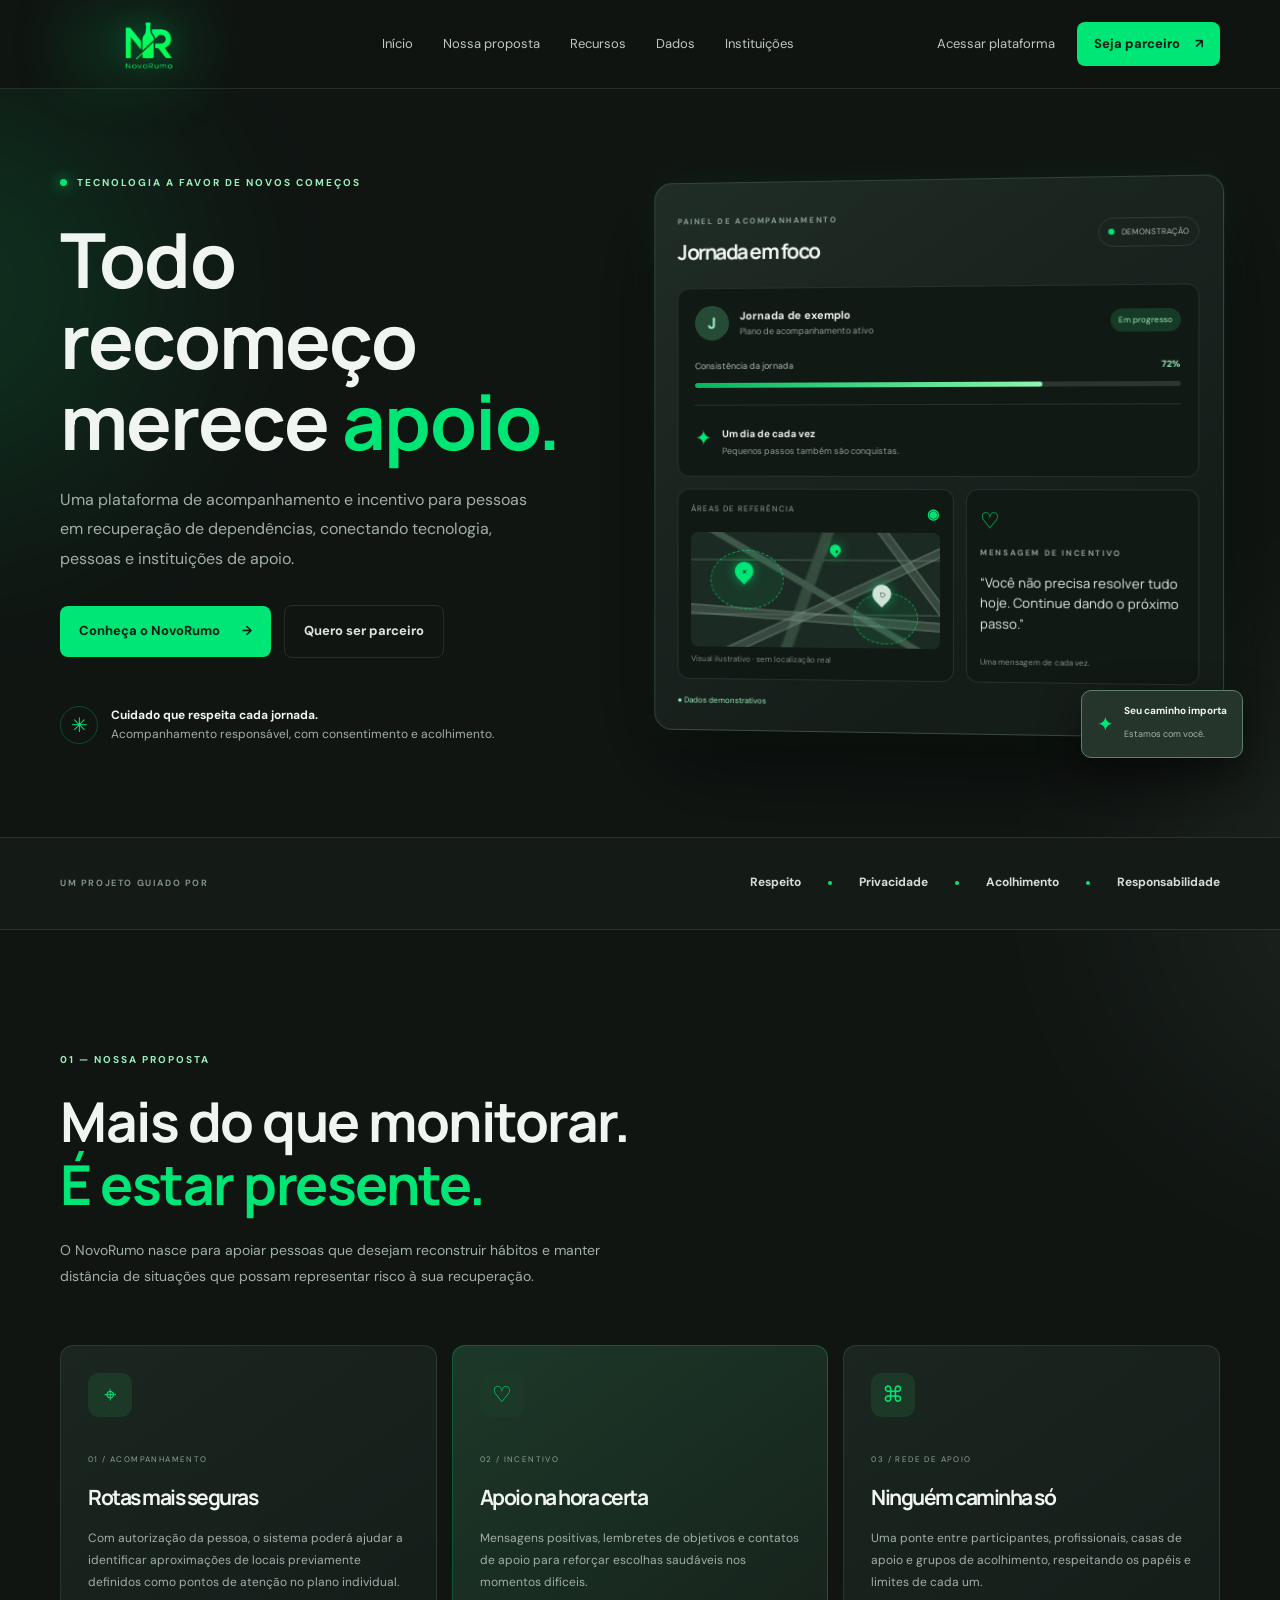
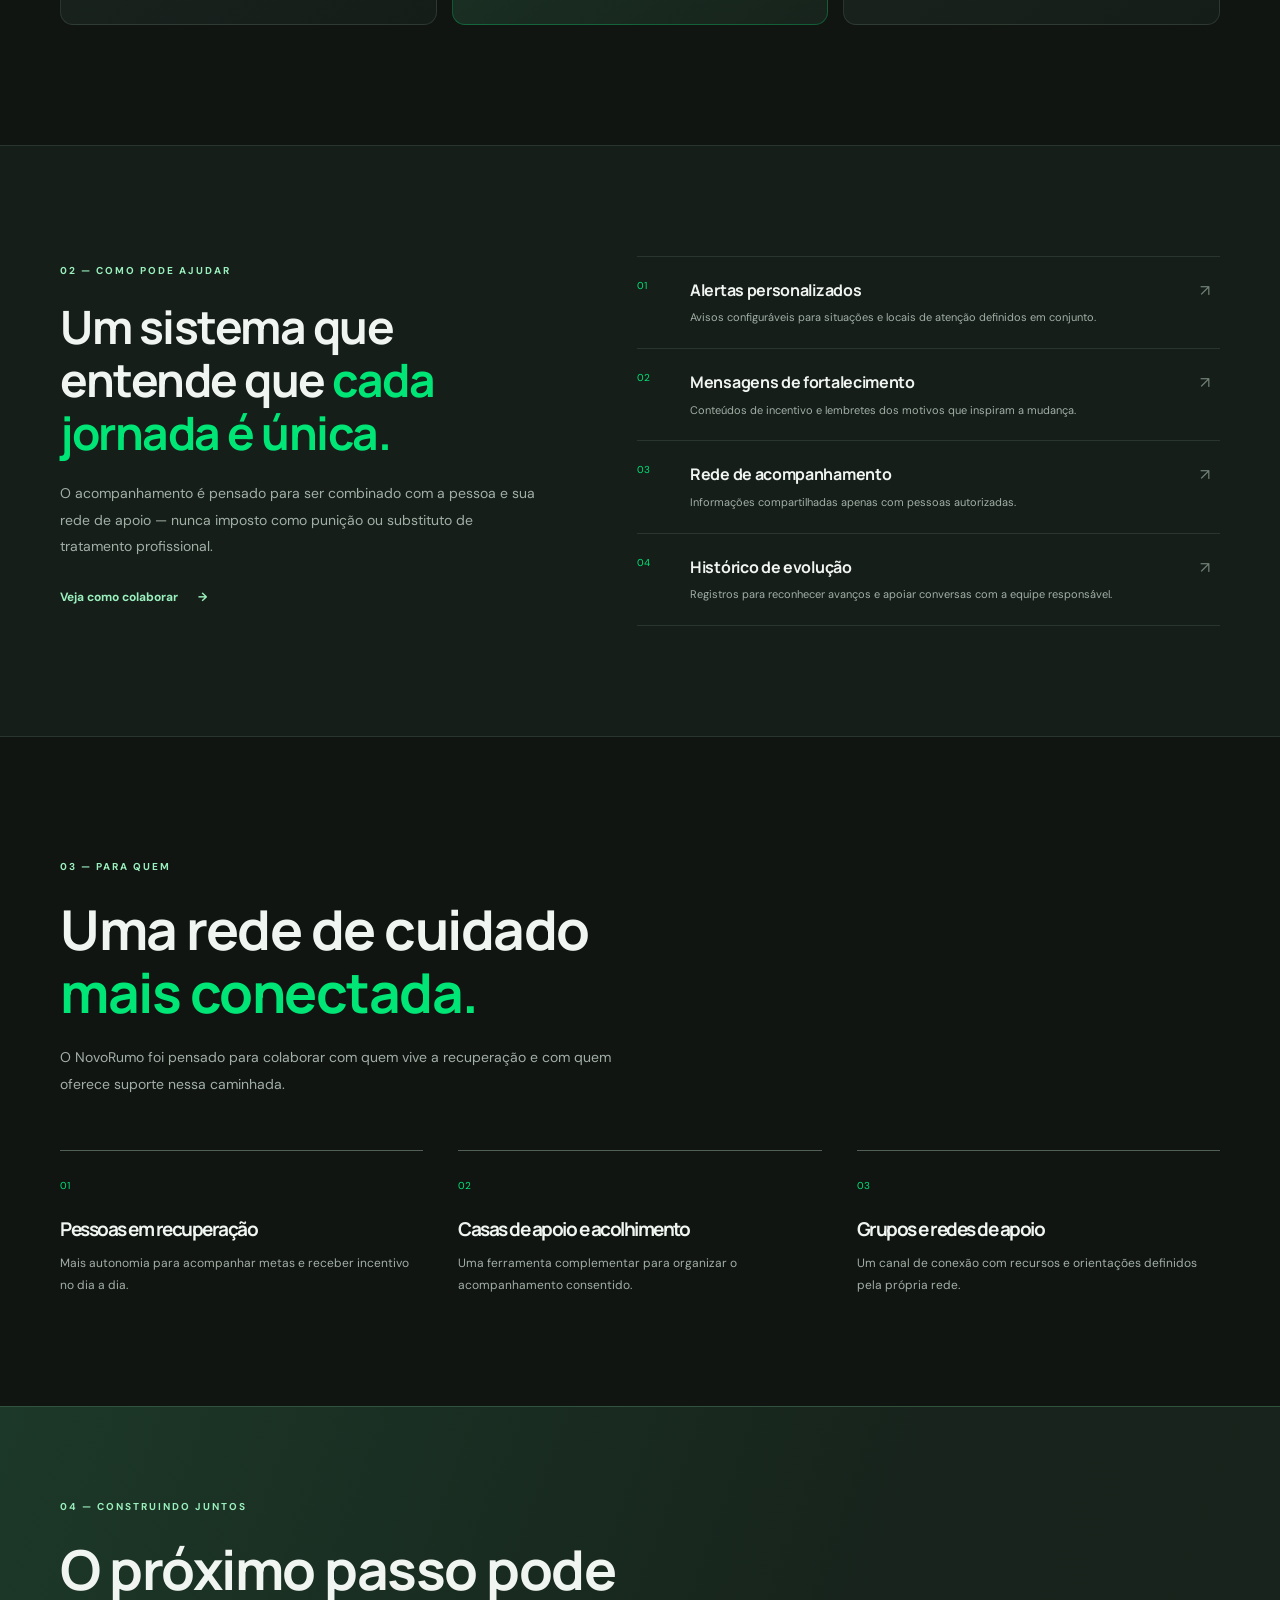
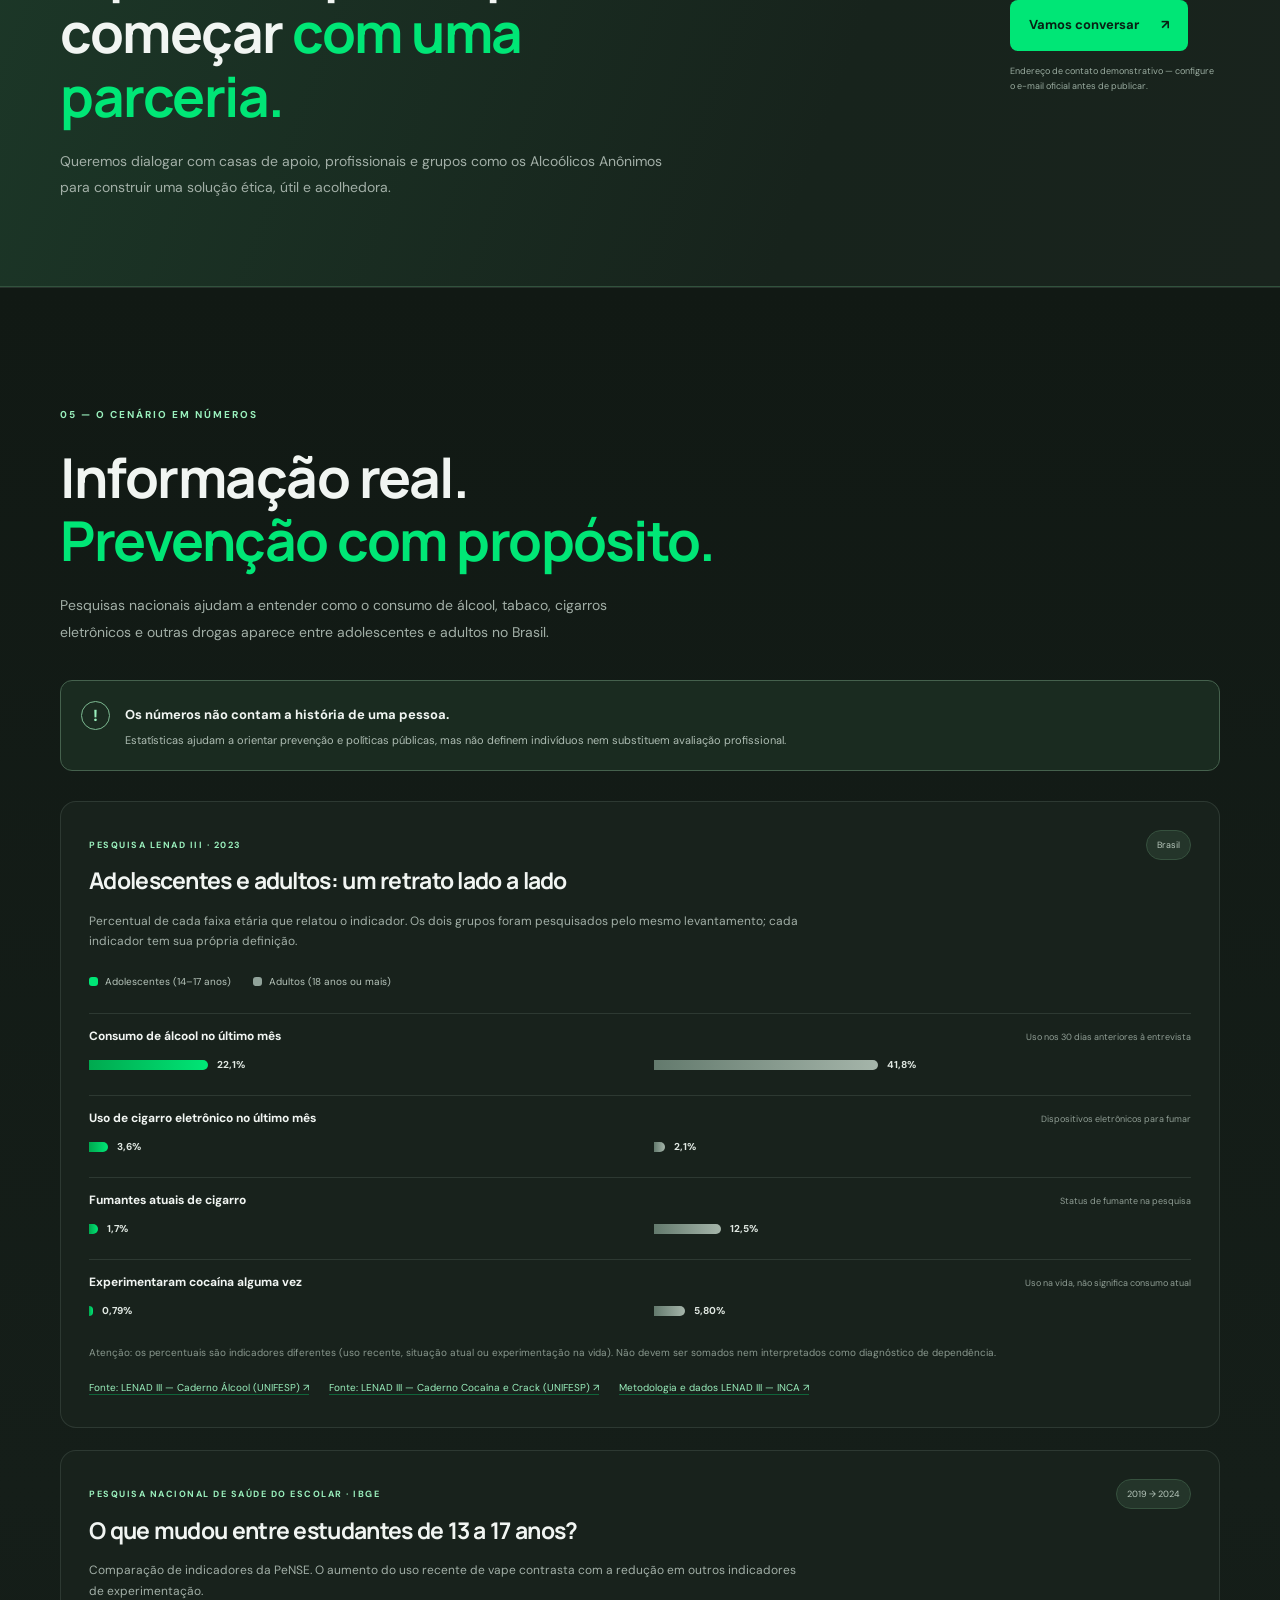
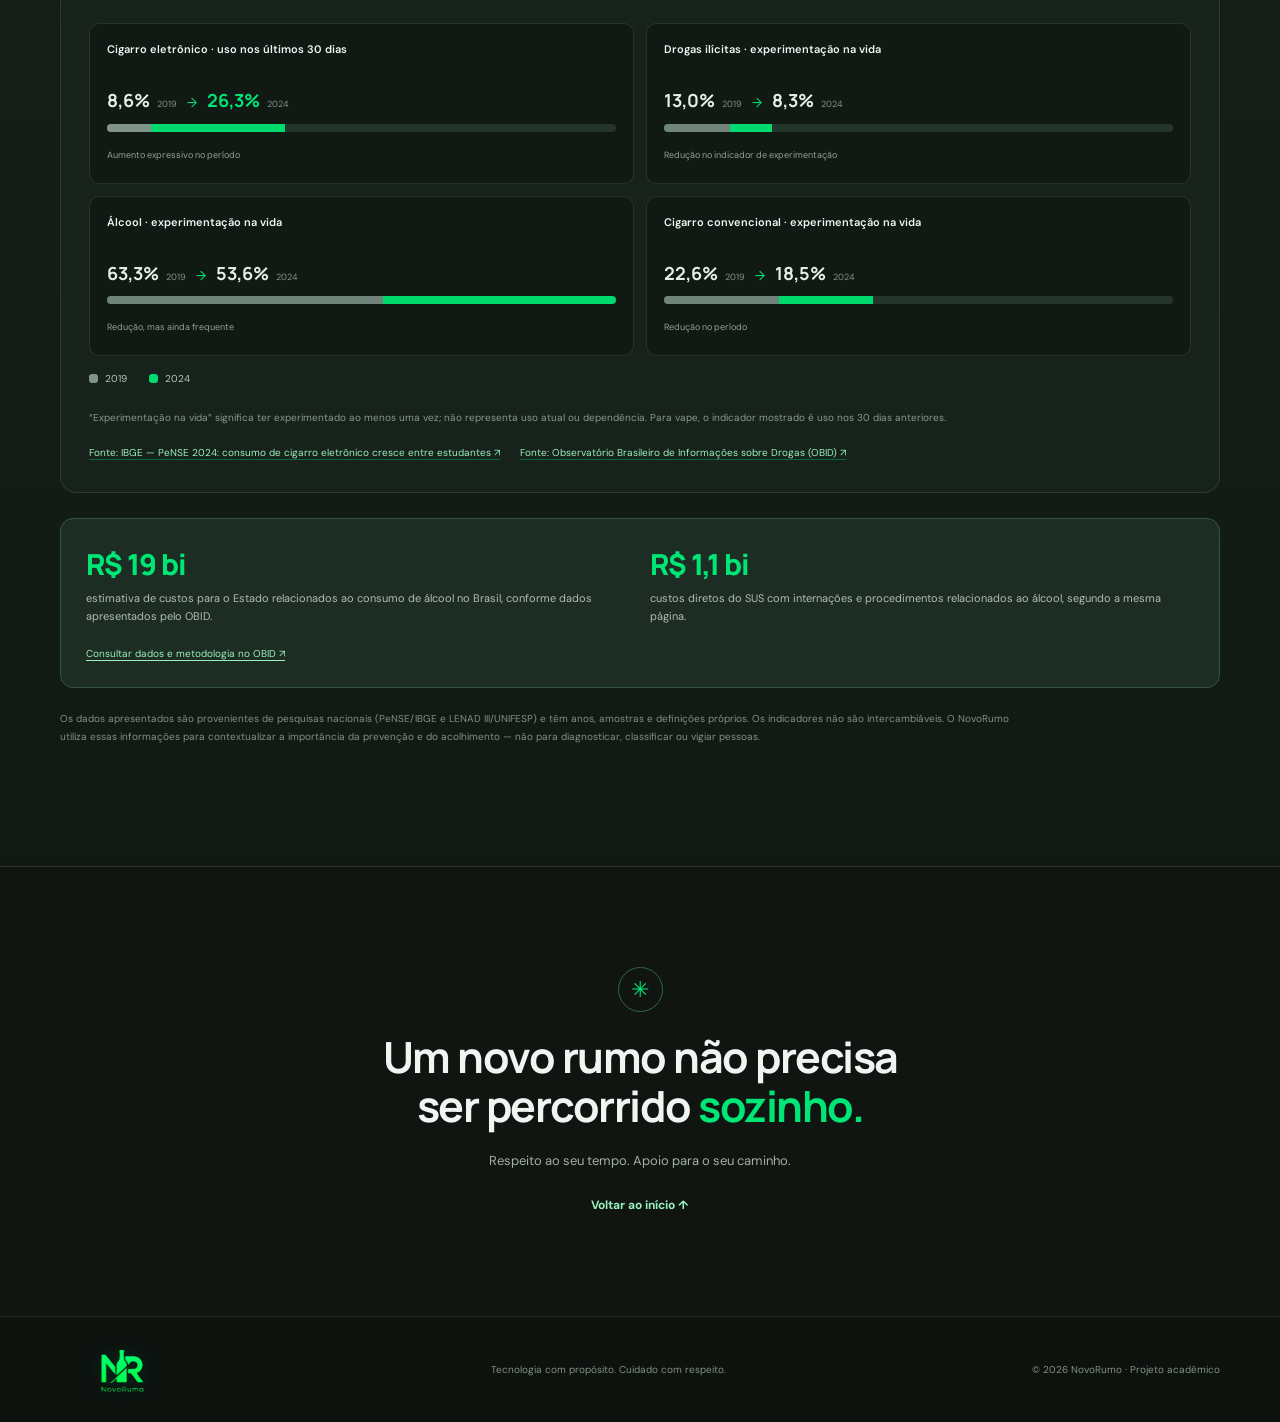
<file: index.html>
<!doctype html>
<html lang="pt-BR">
  <head>
    <meta charset="utf-8" />
    <meta content="width=device-width, initial-scale=1.0" name="viewport" />
    <meta
      content="NovoRumo &mdash; tecnologia e acolhimento para apoiar jornadas de recupera&ccedil;&atilde;o."
      name="description"
    />
    <meta content="#101512" name="theme-color" />
    <title>NovoRumo &mdash; Um novo caminho come&ccedil;a com apoio</title>
    <link href="https://fonts.googleapis.com" rel="preconnect" />
    <link crossorigin="" href="https://fonts.gstatic.com" rel="preconnect" />
    <link
      href="https://fonts.googleapis.com/css2?family=DM+Sans:wght@400;500;600;700&amp;family=Manrope:wght@400;500;600;700;800&amp;display=swap"
      rel="stylesheet"
    />
    <link href="css/style.css" rel="stylesheet" />
  </head>
  <body>
    <div class="ambient ambient-one"></div>
    <div class="ambient ambient-two"></div>
    <header class="header">
      <nav class="navbar container">
        <a aria-label="NovoRumo - in&iacute;cio" class="brand" href="#inicio">
          <span class="brand-mark">
            <img alt="Logo NovoRumo" src="assets/images/novorumo.png" />
          </span>
        </a>
        <div class="nav-links">
          <a href="#inicio"> In&iacute;cio </a>
          <a href="#proposta"> Nossa proposta </a>
          <a href="#recursos"> Recursos </a>
          <a href="#dados"> Dados </a>
          <a href="#parcerias"> Institui&ccedil;&otilde;es </a>
        </div>
        <div class="nav-actions">
          <a class="login-link" href="pages/login.html"> Acessar plataforma </a>
          <a class="nav-cta" href="#parcerias">
            Seja parceiro
            <span> &nearrow; </span>
          </a>
        </div>
        <button
          aria-label="Abrir menu"
          class="mobile-menu-button"
          id="mobileMenuButton"
        >
          <span> </span>
          <span> </span>
          <span> </span>
        </button>
      </nav>
      <div class="mobile-menu" id="mobileMenu">
        <a href="#inicio"> In&iacute;cio </a>
        <a href="#proposta"> Nossa proposta </a>
        <a href="#recursos"> Recursos </a>
        <a href="#dados"> Dados </a>
        <a href="#parcerias"> Institui&ccedil;&otilde;es </a>
        <a href="pages/login.html"> Acessar plataforma </a>
      </div>
    </header>
    <main>
      <section class="hero container" id="inicio">
        <div class="hero-copy reveal">
          <div class="eyebrow">
            <span class="pulse"> </span>
            TECNOLOGIA A FAVOR DE NOVOS COME&Ccedil;OS
          </div>
          <h1>
            Todo recome&ccedil;o
            <br />
            merece
            <em> apoio. </em>
          </h1>
          <p class="hero-lead">
            Uma plataforma de acompanhamento e incentivo para pessoas em
            recupera&ccedil;&atilde;o de depend&ecirc;ncias, conectando
            tecnologia, pessoas e institui&ccedil;&otilde;es de apoio.
          </p>
          <div class="hero-actions">
            <a class="button button-primary" href="#proposta">
              Conhe&ccedil;a o NovoRumo
              <span> &rarr; </span>
            </a>
            <a class="button button-quiet" href="#parcerias">
              Quero ser parceiro
            </a>
          </div>
          <div class="hero-proof">
            <div class="proof-icon">✳</div>
            <p>
              <strong> Cuidado que respeita cada jornada. </strong>
              <br />
              <span>
                Acompanhamento respons&aacute;vel, com consentimento e
                acolhimento.
              </span>
            </p>
          </div>
        </div>
        <div class="hero-visual reveal">
          <div class="visual-halo"></div>
          <div class="dashboard">
            <div class="dash-top">
              <div>
                <span class="dash-kicker"> PAINEL DE ACOMPANHAMENTO </span>
                <h3>Jornada em foco</h3>
              </div>
              <span class="live">
                <i> </i>
                DEMONSTRA&Ccedil;&Atilde;O
              </span>
            </div>
            <div class="journey-card">
              <div class="journey-head">
                <div class="avatar">J</div>
                <div>
                  <strong> Jornada de exemplo </strong>
                  <small> Plano de acompanhamento ativo </small>
                </div>
                <span class="status-pill"> Em progresso </span>
              </div>
              <div class="journey-progress">
                <div>
                  <span> Consist&ecirc;ncia da jornada </span>
                  <b> 72% </b>
                </div>
                <div class="progress-track">
                  <span> </span>
                </div>
              </div>
              <div class="streak">
                <span> ✦ </span>
                <div>
                  <b> Um dia de cada vez </b>
                  <small>
                    Pequenos passos tamb&eacute;m s&atilde;o conquistas.
                  </small>
                </div>
              </div>
            </div>
            <div class="dash-bottom">
              <div class="map-card">
                <div class="map-caption">
                  <span> &Aacute;REAS DE REFER&Ecirc;NCIA </span>
                  <b> ◉ </b>
                </div>
                <div class="map-art">
                  <div class="road road-a"></div>
                  <div class="road road-b"></div>
                  <div class="road road-c"></div>
                  <div class="zone zone-a"></div>
                  <div class="zone zone-b"></div>
                  <div class="map-pin pin-a">+</div>
                  <div class="map-pin pin-b">⌂</div>
                  <div class="map-pin pin-c">&bull;</div>
                </div>
                <small class="map-note">
                  Visual ilustrativo &middot; sem localiza&ccedil;&atilde;o real
                </small>
              </div>
              <div class="message-card">
                <span class="message-symbol"> ♡ </span>
                <span class="dash-kicker"> MENSAGEM DE INCENTIVO </span>
                <p>
                  &ldquo;Voc&ecirc; n&atilde;o precisa resolver tudo hoje.
                  Continue dando o pr&oacute;ximo passo.&rdquo;
                </p>
                <small> Uma mensagem de cada vez. </small>
              </div>
            </div>
            <div class="dash-foot">
              <span> ● Dados demonstrativos </span>
              <span> Privacidade em primeiro lugar </span>
            </div>
          </div>
          <div class="float-note">
            <span> ✦ </span>
            <div>
              <b> Seu caminho importa </b>
              <small> Estamos com voc&ecirc;. </small>
            </div>
          </div>
        </div>
      </section>
      <section class="principles">
        <div class="container principles-inner">
          <span> UM PROJETO GUIADO POR </span>
          <div>
            <b> Respeito </b>
            <i> </i>
            <b> Privacidade </b>
            <i> </i>
            <b> Acolhimento </b>
            <i> </i>
            <b> Responsabilidade </b>
          </div>
        </div>
      </section>
      <section class="section container" id="proposta">
        <div class="section-intro reveal">
          <span class="eyebrow"> 01 &mdash; NOSSA PROPOSTA </span>
          <h2>
            Mais do que monitorar.
            <br />
            <em> &Eacute; estar presente. </em>
          </h2>
          <p>
            O NovoRumo nasce para apoiar pessoas que desejam reconstruir
            h&aacute;bitos e manter dist&acirc;ncia de situa&ccedil;&otilde;es
            que possam representar risco &agrave; sua recupera&ccedil;&atilde;o.
          </p>
        </div>
        <div class="feature-grid">
          <article class="feature-card reveal">
            <div class="feature-icon">&target;</div>
            <span class="card-index"> 01 / ACOMPANHAMENTO </span>
            <h3>Rotas mais seguras</h3>
            <p>
              Com autoriza&ccedil;&atilde;o da pessoa, o sistema poder&aacute;
              ajudar a identificar aproxima&ccedil;&otilde;es de locais
              previamente definidos como pontos de aten&ccedil;&atilde;o no
              plano individual.
            </p>
          </article>
          <article class="feature-card featured reveal">
            <div class="feature-icon">♡</div>
            <span class="card-index"> 02 / INCENTIVO </span>
            <h3>Apoio na hora certa</h3>
            <p>
              Mensagens positivas, lembretes de objetivos e contatos de apoio
              para refor&ccedil;ar escolhas saud&aacute;veis nos momentos
              dif&iacute;ceis.
            </p>
          </article>
          <article class="feature-card reveal">
            <div class="feature-icon">⌘</div>
            <span class="card-index"> 03 / REDE DE APOIO </span>
            <h3>Ningu&eacute;m caminha s&oacute;</h3>
            <p>
              Uma ponte entre participantes, profissionais, casas de apoio e
              grupos de acolhimento, respeitando os pap&eacute;is e limites de
              cada um.
            </p>
          </article>
        </div>
      </section>
      <section class="dark-band" id="recursos">
        <div class="container band-grid">
          <div class="band-copy reveal">
            <span class="eyebrow"> 02 &mdash; COMO PODE AJUDAR </span>
            <h2>
              Um sistema que entende que
              <em> cada jornada &eacute; &uacute;nica. </em>
            </h2>
            <p>
              O acompanhamento &eacute; pensado para ser combinado com a pessoa
              e sua rede de apoio &mdash; nunca imposto como
              puni&ccedil;&atilde;o ou substituto de tratamento profissional.
            </p>
            <a class="text-link" href="#parcerias">
              Veja como colaborar
              <span> &rarr; </span>
            </a>
          </div>
          <div class="resource-list reveal">
            <div class="resource-row">
              <span class="resource-number"> 01 </span>
              <div>
                <h3>Alertas personalizados</h3>
                <p>
                  Avisos configur&aacute;veis para situa&ccedil;&otilde;es e
                  locais de aten&ccedil;&atilde;o definidos em conjunto.
                </p>
              </div>
              <span class="resource-arrow"> &nearrow; </span>
            </div>
            <div class="resource-row">
              <span class="resource-number"> 02 </span>
              <div>
                <h3>Mensagens de fortalecimento</h3>
                <p>
                  Conte&uacute;dos de incentivo e lembretes dos motivos que
                  inspiram a mudan&ccedil;a.
                </p>
              </div>
              <span class="resource-arrow"> &nearrow; </span>
            </div>
            <div class="resource-row">
              <span class="resource-number"> 03 </span>
              <div>
                <h3>Rede de acompanhamento</h3>
                <p>
                  Informa&ccedil;&otilde;es compartilhadas apenas com pessoas
                  autorizadas.
                </p>
              </div>
              <span class="resource-arrow"> &nearrow; </span>
            </div>
            <div class="resource-row">
              <span class="resource-number"> 04 </span>
              <div>
                <h3>Hist&oacute;rico de evolu&ccedil;&atilde;o</h3>
                <p>
                  Registros para reconhecer avan&ccedil;os e apoiar conversas
                  com a equipe respons&aacute;vel.
                </p>
              </div>
              <span class="resource-arrow"> &nearrow; </span>
            </div>
          </div>
        </div>
      </section>
      <section class="section audience-section container">
        <div class="section-intro reveal">
          <span class="eyebrow"> 03 &mdash; PARA QUEM </span>
          <h2>
            Uma rede de cuidado
            <br />
            <em> mais conectada. </em>
          </h2>
          <p>
            O NovoRumo foi pensado para colaborar com quem vive a
            recupera&ccedil;&atilde;o e com quem oferece suporte nessa
            caminhada.
          </p>
        </div>
        <div class="audience-grid">
          <div class="audience-item reveal">
            <span> 01 </span>
            <h3>Pessoas em recupera&ccedil;&atilde;o</h3>
            <p>
              Mais autonomia para acompanhar metas e receber incentivo no dia a
              dia.
            </p>
          </div>
          <div class="audience-item reveal">
            <span> 02 </span>
            <h3>Casas de apoio e acolhimento</h3>
            <p>
              Uma ferramenta complementar para organizar o acompanhamento
              consentido.
            </p>
          </div>
          <div class="audience-item reveal">
            <span> 03 </span>
            <h3>Grupos e redes de apoio</h3>
            <p>
              Um canal de conex&atilde;o com recursos e
              orienta&ccedil;&otilde;es definidos pela pr&oacute;pria rede.
            </p>
          </div>
        </div>
      </section>
      <section class="partner-section" id="parcerias">
        <div class="container partner-inner reveal">
          <div>
            <span class="eyebrow"> 04 &mdash; CONSTRUINDO JUNTOS </span>
            <h2>
              O pr&oacute;ximo passo pode come&ccedil;ar
              <em> com uma parceria. </em>
            </h2>
            <p>
              Queremos dialogar com casas de apoio, profissionais e grupos como
              os Alco&oacute;licos An&ocirc;nimos para construir uma
              solu&ccedil;&atilde;o &eacute;tica, &uacute;til e acolhedora.
            </p>
          </div>
          <div class="partner-action">
            <a
              class="button button-primary"
              href="mailto:contato@novorumo.org?subject=Parceria%20NovoRumo"
            >
              Vamos conversar
              <span> &nearrow; </span>
            </a>
            <small>
              Endere&ccedil;o de contato demonstrativo &mdash; configure o
              e-mail oficial antes de publicar.
            </small>
          </div>
        </div>
      </section>
      <section class="stats-section" id="dados">
        <div class="container">
          <div class="stats-heading reveal">
            <span class="eyebrow">
              05 &mdash; O CEN&Aacute;RIO EM N&Uacute;MEROS
            </span>
            <h2>
              Informa&ccedil;&atilde;o real.
              <br />
              <em> Preven&ccedil;&atilde;o com prop&oacute;sito. </em>
            </h2>
            <p>
              Pesquisas nacionais ajudam a entender como o consumo de
              &aacute;lcool, tabaco, cigarros eletr&ocirc;nicos e outras drogas
              aparece entre adolescentes e adultos no Brasil.
            </p>
          </div>
          <div class="stats-callout reveal">
            <div class="callout-mark">!</div>
            <div>
              <strong>
                Os n&uacute;meros n&atilde;o contam a hist&oacute;ria de uma
                pessoa.
              </strong>
              <p>
                Estat&iacute;sticas ajudam a orientar preven&ccedil;&atilde;o e
                pol&iacute;ticas p&uacute;blicas, mas n&atilde;o definem
                indiv&iacute;duos nem substituem avalia&ccedil;&atilde;o
                profissional.
              </p>
            </div>
          </div>
          <div class="chart-block reveal">
            <div class="chart-title">
              <div>
                <span class="chart-kicker">
                  PESQUISA LENAD III &middot; 2023
                </span>
                <h3>Adolescentes e adultos: um retrato lado a lado</h3>
              </div>
              <span class="chart-tag"> Brasil </span>
            </div>
            <p class="chart-description">
              Percentual de cada faixa et&aacute;ria que relatou o indicador. Os
              dois grupos foram pesquisados pelo mesmo levantamento; cada
              indicador tem sua pr&oacute;pria defini&ccedil;&atilde;o.
            </p>
            <div class="legend">
              <span>
                <i class="legend-teen"> </i>
                Adolescentes (14&ndash;17 anos)
              </span>
              <span>
                <i class="legend-adult"> </i>
                Adultos (18 anos ou mais)
              </span>
            </div>
            <div class="compare-chart">
              <div class="compare-row">
                <div class="compare-label">
                  <strong>
                    Consumo de &aacute;lcool no &uacute;ltimo m&ecirc;s
                  </strong>
                  <small>
                    Uso nos 30 dias anteriores &agrave; entrevista
                  </small>
                </div>
                <div class="bar-line">
                  <span class="bar teen" style="width: 22.1%"> </span>
                  <b> 22,1% </b>
                </div>
                <div class="bar-line">
                  <span class="bar adult" style="width: 41.8%"> </span>
                  <b> 41,8% </b>
                </div>
              </div>
              <div class="compare-row">
                <div class="compare-label">
                  <strong>
                    Uso de cigarro eletr&ocirc;nico no &uacute;ltimo m&ecirc;s
                  </strong>
                  <small> Dispositivos eletr&ocirc;nicos para fumar </small>
                </div>
                <div class="bar-line">
                  <span class="bar teen" style="width: 3.6%"> </span>
                  <b> 3,6% </b>
                </div>
                <div class="bar-line">
                  <span class="bar adult" style="width: 2.1%"> </span>
                  <b> 2,1% </b>
                </div>
              </div>
              <div class="compare-row">
                <div class="compare-label">
                  <strong> Fumantes atuais de cigarro </strong>
                  <small> Status de fumante na pesquisa </small>
                </div>
                <div class="bar-line">
                  <span class="bar teen" style="width: 1.7%"> </span>
                  <b> 1,7% </b>
                </div>
                <div class="bar-line">
                  <span class="bar adult" style="width: 12.5%"> </span>
                  <b> 12,5% </b>
                </div>
              </div>
              <div class="compare-row">
                <div class="compare-label">
                  <strong> Experimentaram coca&iacute;na alguma vez </strong>
                  <small>
                    Uso na vida, n&atilde;o significa consumo atual
                  </small>
                </div>
                <div class="bar-line">
                  <span class="bar teen" style="width: 0.79%"> </span>
                  <b> 0,79% </b>
                </div>
                <div class="bar-line">
                  <span class="bar adult" style="width: 5.8%"> </span>
                  <b> 5,80% </b>
                </div>
              </div>
            </div>
            <p class="chart-note">
              Aten&ccedil;&atilde;o: os percentuais s&atilde;o indicadores
              diferentes (uso recente, situa&ccedil;&atilde;o atual ou
              experimenta&ccedil;&atilde;o na vida). N&atilde;o devem ser
              somados nem interpretados como diagn&oacute;stico de
              depend&ecirc;ncia.
            </p>
            <a
              class="source-link"
              href="https://lenad.uniad.org.br/cadernos-lenad/alcool_vf2-161025.pdf"
              rel="noopener"
              target="_blank"
            >
              Fonte: LENAD III &mdash; Caderno &Aacute;lcool (UNIFESP) &nearrow;
            </a>
            <a
              class="source-link"
              href="https://lenad.uniad.org.br/cadernos-lenad/cocaina_crack_vf_04_300725.pdf"
              rel="noopener"
              target="_blank"
            >
              Fonte: LENAD III &mdash; Caderno Coca&iacute;na e Crack (UNIFESP)
              &nearrow;
            </a>
            <a
              class="source-link"
              href="https://www.gov.br/inca/pt-br/assuntos/gestor-e-profissional-de-saude/observatorio-da-politica-nacional-de-controle-do-tabaco/dados-e-numeros-do-tabagismo/prevalencia-do-tabagismo"
              rel="noopener"
              target="_blank"
            >
              Metodologia e dados LENAD III &mdash; INCA &nearrow;
            </a>
          </div>
          <div class="chart-block reveal">
            <div class="chart-title">
              <div>
                <span class="chart-kicker">
                  PESQUISA NACIONAL DE SA&Uacute;DE DO ESCOLAR &middot; IBGE
                </span>
                <h3>O que mudou entre estudantes de 13 a 17 anos?</h3>
              </div>
              <span class="chart-tag"> 2019 &rarr; 2024 </span>
            </div>
            <p class="chart-description">
              Compara&ccedil;&atilde;o de indicadores da PeNSE. O aumento do uso
              recente de vape contrasta com a redu&ccedil;&atilde;o em outros
              indicadores de experimenta&ccedil;&atilde;o.
            </p>
            <div class="trend-grid">
              <div class="trend-card">
                <span class="trend-name">
                  Cigarro eletr&ocirc;nico &middot; uso nos &uacute;ltimos 30
                  dias
                </span>
                <div class="trend-values">
                  <b> 8,6% </b>
                  <span> 2019 </span>
                  <i> &rarr; </i>
                  <b class="trend-up"> 26,3% </b>
                  <span> 2024 </span>
                </div>
                <div class="trend-bars">
                  <span style="width: 8.6%"> </span>
                  <span style="width: 26.3%"> </span>
                </div>
                <small class="trend-caption">
                  Aumento expressivo no per&iacute;odo
                </small>
              </div>
              <div class="trend-card">
                <span class="trend-name">
                  Drogas il&iacute;citas &middot; experimenta&ccedil;&atilde;o
                  na vida
                </span>
                <div class="trend-values">
                  <b> 13,0% </b>
                  <span> 2019 </span>
                  <i> &rarr; </i>
                  <b> 8,3% </b>
                  <span> 2024 </span>
                </div>
                <div class="trend-bars down">
                  <span style="width: 13%"> </span>
                  <span style="width: 8.3%"> </span>
                </div>
                <small class="trend-caption">
                  Redu&ccedil;&atilde;o no indicador de
                  experimenta&ccedil;&atilde;o
                </small>
              </div>
              <div class="trend-card">
                <span class="trend-name">
                  &Aacute;lcool &middot; experimenta&ccedil;&atilde;o na vida
                </span>
                <div class="trend-values">
                  <b> 63,3% </b>
                  <span> 2019 </span>
                  <i> &rarr; </i>
                  <b> 53,6% </b>
                  <span> 2024 </span>
                </div>
                <div class="trend-bars down">
                  <span style="width: 63.3%"> </span>
                  <span style="width: 53.6%"> </span>
                </div>
                <small class="trend-caption">
                  Redu&ccedil;&atilde;o, mas ainda frequente
                </small>
              </div>
              <div class="trend-card">
                <span class="trend-name">
                  Cigarro convencional &middot; experimenta&ccedil;&atilde;o na
                  vida
                </span>
                <div class="trend-values">
                  <b> 22,6% </b>
                  <span> 2019 </span>
                  <i> &rarr; </i>
                  <b> 18,5% </b>
                  <span> 2024 </span>
                </div>
                <div class="trend-bars down">
                  <span style="width: 22.6%"> </span>
                  <span style="width: 18.5%"> </span>
                </div>
                <small class="trend-caption">
                  Redu&ccedil;&atilde;o no per&iacute;odo
                </small>
              </div>
            </div>
            <div class="trend-legend">
              <span>
                <i class="legend-2019"> </i>
                2019
              </span>
              <span>
                <i class="legend-2024"> </i>
                2024
              </span>
            </div>
            <p class="chart-note">
              &ldquo;Experimenta&ccedil;&atilde;o na vida&rdquo; significa ter
              experimentado ao menos uma vez; n&atilde;o representa uso atual ou
              depend&ecirc;ncia. Para vape, o indicador mostrado &eacute; uso
              nos 30 dias anteriores.
            </p>
            <a
              class="source-link"
              href="https://agenciadenoticias.ibge.gov.br/agencia-noticias/2012-agencia-de-noticias/noticias/46172-consumo-de-cigarro-eletronico-cresce-entre-estudantes-de-13-a-17-anos"
              rel="noopener"
              target="_blank"
            >
              Fonte: IBGE &mdash; PeNSE 2024: consumo de cigarro
              eletr&ocirc;nico cresce entre estudantes &nearrow;
            </a>
            <a
              class="source-link"
              href="https://www.gov.br/mj/pt-br/assuntos/sua-protecao/politicas-sobre-drogas/criancas-e-adolescentes/prevalencia"
              rel="noopener"
              target="_blank"
            >
              Fonte: Observat&oacute;rio Brasileiro de Informa&ccedil;&otilde;es
              sobre Drogas (OBID) &nearrow;
            </a>
          </div>
          <div class="impact-strip reveal">
            <div>
              <span class="impact-number"> R$ 19 bi </span>
              <p>
                estimativa de custos para o Estado relacionados ao consumo de
                &aacute;lcool no Brasil, conforme dados apresentados pelo OBID.
              </p>
            </div>
            <div>
              <span class="impact-number"> R$ 1,1 bi </span>
              <p>
                custos diretos do SUS com interna&ccedil;&otilde;es e
                procedimentos relacionados ao &aacute;lcool, segundo a mesma
                p&aacute;gina.
              </p>
            </div>
            <a
              href="https://www.gov.br/mj/pt-br/assuntos/sua-protecao/politicas-sobre-drogas/obid/alcool"
              rel="noopener"
              target="_blank"
            >
              Consultar dados e metodologia no OBID &nearrow;
            </a>
          </div>
          <p class="stats-footer-note">
            Os dados apresentados s&atilde;o provenientes de pesquisas nacionais
            (PeNSE/IBGE e LENAD III/UNIFESP) e t&ecirc;m anos, amostras e
            defini&ccedil;&otilde;es pr&oacute;prios. Os indicadores n&atilde;o
            s&atilde;o intercambi&aacute;veis. O NovoRumo utiliza essas
            informa&ccedil;&otilde;es para contextualizar a import&acirc;ncia da
            preven&ccedil;&atilde;o e do acolhimento &mdash; n&atilde;o para
            diagnosticar, classificar ou vigiar pessoas.
          </p>
        </div>
      </section>
      <section class="closing container">
        <div class="closing-mark">✳</div>
        <h2>
          Um novo rumo n&atilde;o precisa
          <br />
          ser percorrido
          <em> sozinho. </em>
        </h2>
        <p>Respeito ao seu tempo. Apoio para o seu caminho.</p>
        <a class="text-link" href="#inicio"> Voltar ao in&iacute;cio &uarr; </a>
      </section>
    </main>
    <footer class="footer">
      <div class="container footer-inner">
        <a class="footer-brand" href="#inicio">
          <img alt="NovoRumo" src="assets/images/novorumo.png" />
        </a>
        <p>Tecnologia com prop&oacute;sito. Cuidado com respeito.</p>
        <span> &copy; 2026 NovoRumo &middot; Projeto acad&ecirc;mico </span>
      </div>
    </footer>
    <script src="js/script.js"></script>
  </body>
</html>
</file>
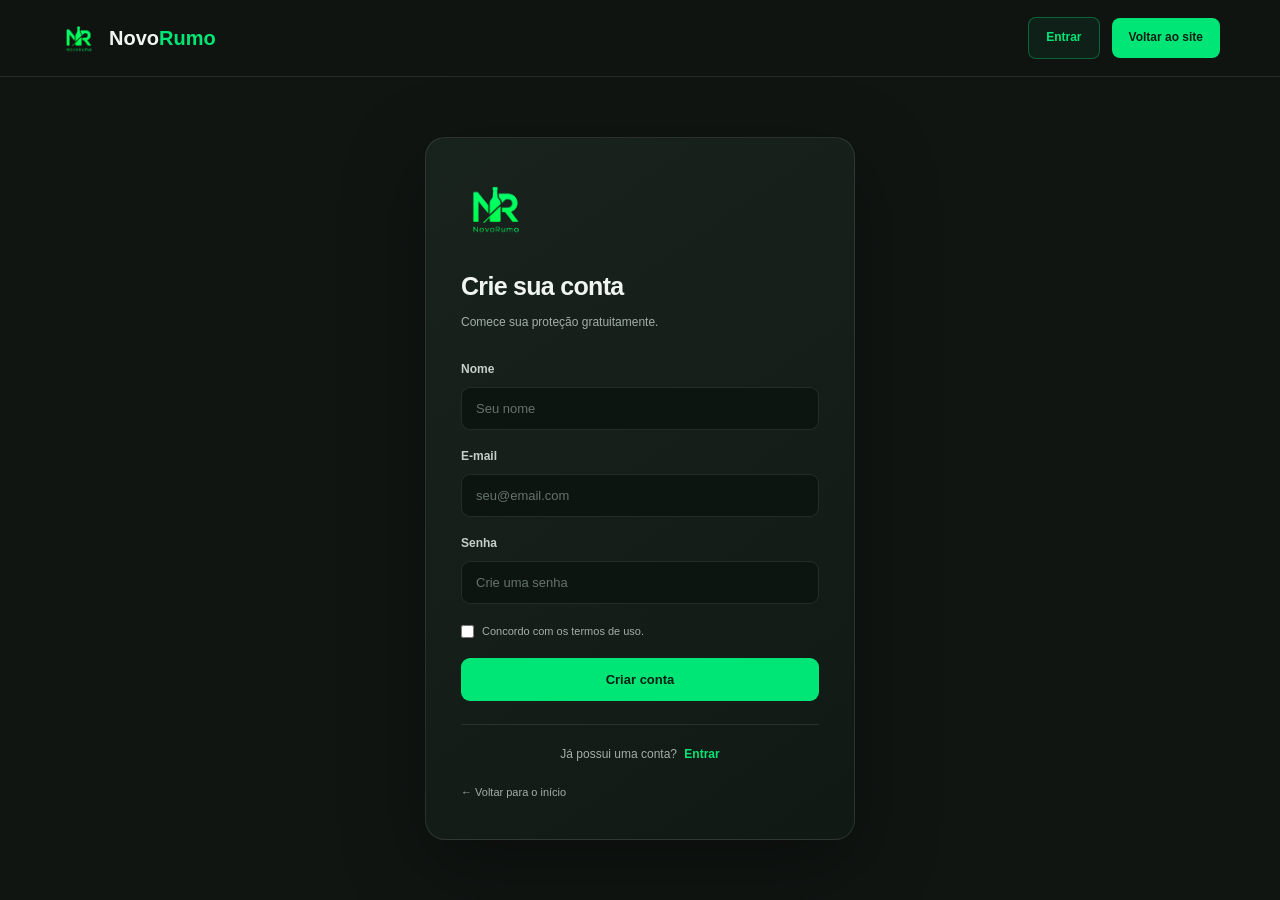
<file: pages/cadastro.html>
<!DOCTYPE html>
<html lang="pt-BR">
<head>
    <meta charset="UTF-8">
    <meta name="viewport" content="width=device-width, initial-scale=1.0">
    <meta name="description" content="Crie sua conta NovoRumo.">
    <title>Criar conta — NovoRumo</title>
    <link rel="preconnect" href="https://fonts.googleapis.com">
    <link rel="preconnect" href="https://fonts.gstatic.com" crossorigin>
    <link href="https://fonts.googleapis.com/css2?family=Inter:wght@400;500;600;700;800&display=swap" rel="stylesheet">
    <link rel="stylesheet" href="../css/style.css">
    <link rel="stylesheet" href="../css/auth.css">
</head>
<body class="auth-page">
    <header class="header">
        <nav class="navbar container">
            <a href="../index.html" class="logo">
                <span class="logo-icon"><img src="../assets/images/novorumo.png" alt="NovoRumo"></span>
                <span>Novo<span>Rumo</span></span>
            </a>
            <div class="nav-actions">
                <a href="login.html" class="login-button">Entrar</a>
                <a href="../index.html" class="nav-download">Voltar ao site</a>
            </div>
        </nav>
    </header>

    <main class="auth-main">
        <section class="auth-modal">
            <div class="auth-logo"><img src="../assets/images/novorumo.png" alt="NovoRumo"></div>

            <div class="auth-heading">
                <h2>Crie sua conta</h2>
                <p>Comece sua proteção gratuitamente.</p>
            </div>

            <form id="registerForm" class="auth-form">
                <label>
                    Nome
                    <input type="text" id="registerName" placeholder="Seu nome" required>
                </label>

                <label>
                    E-mail
                    <input type="email" id="registerEmail" placeholder="seu@email.com" required>
                </label>

                <label>
                    Senha
                    <input type="password" id="registerPassword" placeholder="Crie uma senha" required>
                </label>

                <label class="terms">
                    <input type="checkbox" required>
                    <span>Concordo com os termos de uso.</span>
                </label>

                <button type="submit" class="auth-submit">Criar conta</button>
            </form>

            <div class="auth-switch">
                Já possui uma conta?
                <a href="login.html">Entrar</a>
            </div>

            <a href="../index.html" class="auth-back">← Voltar para o início</a>
        </section>
    </main>

    <div class="toast" id="toast">
        <span>✓</span>
        <p>Mensagem</p>
    </div>

    <script src="../js/cadastro.js"></script>
</body>
</html>
</file>
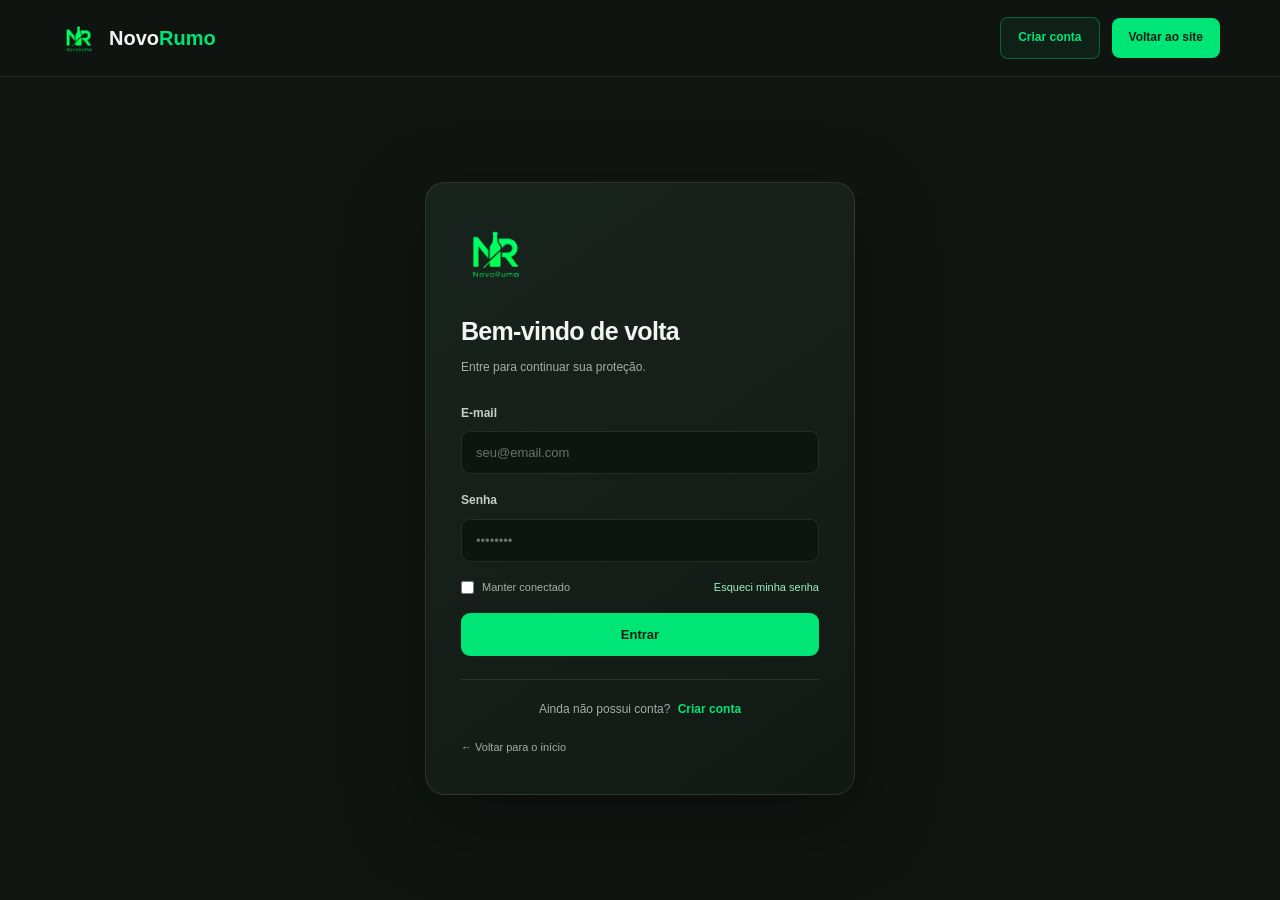
<file: pages/login.html>
<!DOCTYPE html>
<html lang="pt-BR">
  <head>
    <meta charset="UTF-8" />
    <meta name="viewport" content="width=device-width, initial-scale=1.0" />
    <meta name="description" content="Entrar na sua conta NovoRumo." />
    <title>Entrar — NovoRumo</title>
    <link rel="preconnect" href="https://fonts.googleapis.com" />
    <link rel="preconnect" href="https://fonts.gstatic.com" crossorigin />
    <link
      href="https://fonts.googleapis.com/css2?family=Inter:wght@400;500;600;700;800&display=swap"
      rel="stylesheet"
    />
    <link rel="stylesheet" href="../css/style.css" />
    <link rel="stylesheet" href="../css/auth.css" />
  </head>
  <body class="auth-page">
    <header class="header">
      <nav class="navbar container">
        <a href="../index.html" class="logo">
          <span class="logo-icon"
            ><img src="../assets/images/novorumo.png" alt="NovoRumo"
          /></span>
          <span>Novo<span>Rumo</span></span>
        </a>
        <div class="nav-actions">
          <a href="cadastro.html" class="login-button">Criar conta</a>
          <a href="../index.html" class="nav-download">Voltar ao site</a>
        </div>
      </nav>
    </header>

    <main class="auth-main">
      <section class="auth-modal">
        <div class="auth-logo">
          <img src="../assets/images/novorumo.png" alt="NovoRumo" />
        </div>

        <div class="auth-heading">
          <h2>Bem-vindo de volta</h2>
          <p>Entre para continuar sua proteção.</p>
        </div>

        <form id="loginForm" class="auth-form">
          <label>
            E-mail
            <input
              type="email"
              id="loginEmail"
              placeholder="seu@email.com"
              required
            />
          </label>

          <label>
            Senha
            <input
              type="password"
              id="loginPassword"
              placeholder="••••••••"
              required
            />
          </label>

          <div class="form-options">
            <label class="remember">
              <input type="checkbox" />
              <span>Manter conectado</span>
            </label>
            <a href="#" id="forgotPassword">Esqueci minha senha</a>
          </div>

          <button type="submit" class="auth-submit">Entrar</button>
        </form>

        <div class="auth-switch">
          Ainda não possui conta?
          <a href="cadastro.html">Criar conta</a>
        </div>

        <a href="../index.html" class="auth-back">← Voltar para o início</a>
      </section>
    </main>

    <div class="toast" id="toast">
      <span>✓</span>
      <p>Mensagem</p>
    </div>

    <script src="../js/cadastro.js"></script>
  </body>
</html>
</file>
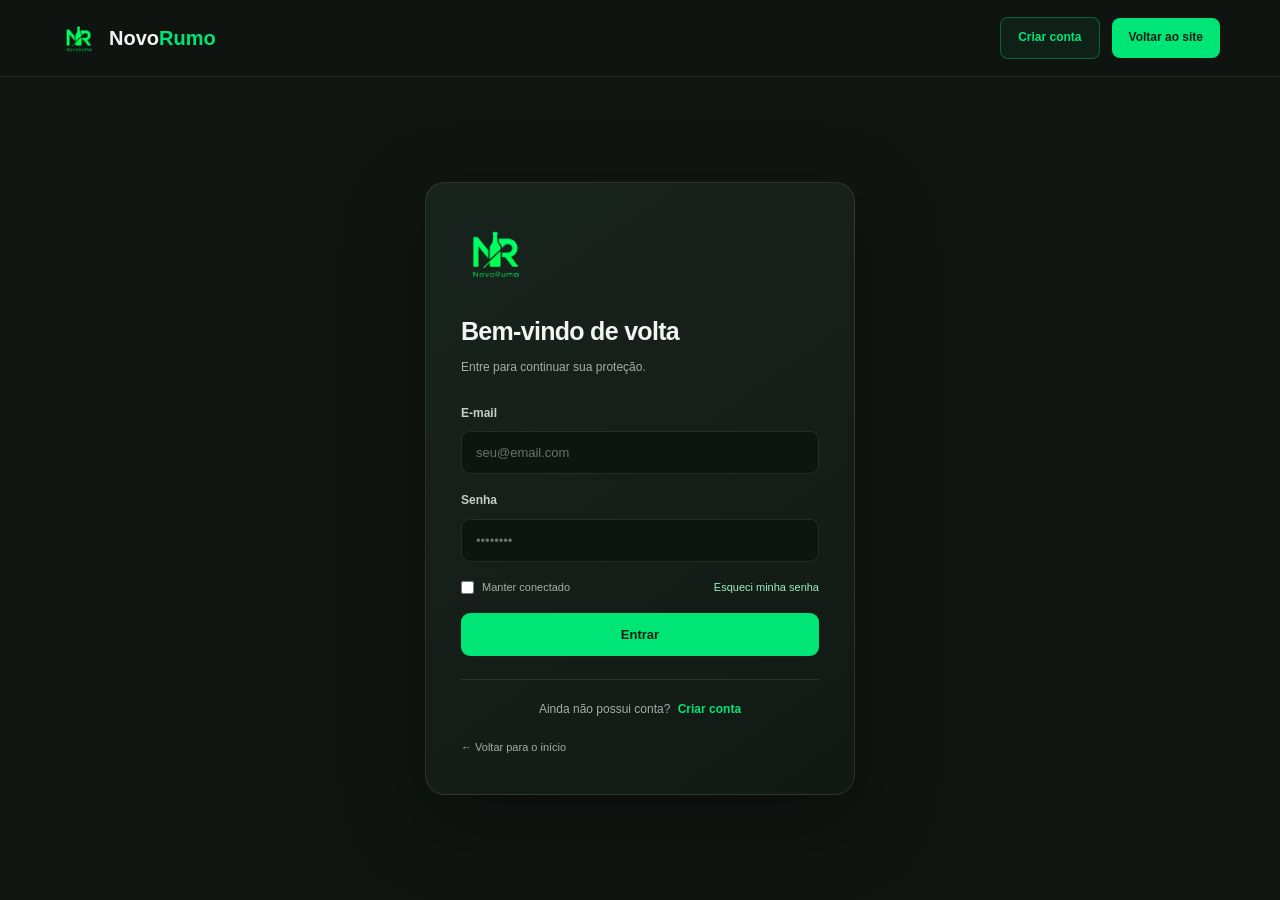
<file: pages/perfil.html>
<!doctype html>
<html lang="pt-BR">
  <head>
    <meta charset="UTF-8" />
    <meta name="viewport" content="width=device-width, initial-scale=1.0" />
    <meta name="description" content="Entrar na sua conta NovoRumo." />
    <title>Entrar — NovoRumo</title>
    <link rel="preconnect" href="https://fonts.googleapis.com" />
    <link rel="preconnect" href="https://fonts.gstatic.com" crossorigin />
    <link
      href="https://fonts.googleapis.com/css2?family=Inter:wght@400;500;600;700;800&display=swap"
      rel="stylesheet"
    />
    <link rel="stylesheet" href="../css/style.css" />
    <link rel="stylesheet" href="../css/auth.css" />
  </head>
  <body class="auth-page">
    <header class="header">
      <nav class="navbar container">
        <a href="../index.html" class="logo">
          <span class="logo-icon"
            ><img src="../assets/images/novorumo.png" alt="NovoRumo"
          /></span>
          <span>Novo<span>Rumo</span></span>
        </a>
        <div class="nav-actions">
          <a href="cadastro.html" class="login-button">Criar conta</a>
          <a href="../index.html" class="nav-download">Voltar ao site</a>
        </div>
      </nav>
    </header>

    <main class="profile-page">
      <section class="profile-card">
        <div class="profile-heading">
          <p>MINHA CONTA</p>
          <h1>Perfil</h1>
          <span>Informações básicas da sua conta.</span>
        </div>

        <div class="profile-image-container" id="avatarContainer"></div>
        <!-- Novos elementos para mudar a foto -->
        <button
          class="btn-mudar-foto"
          id="btnMudarFoto"
          style="
            margin-bottom: 20px;
            padding: 5px 15px;
            border-radius: 5px;
            cursor: pointer;
          "
        >
          Alterar Foto
        </button>
        <input
          type="file"
          id="inputFoto"
          accept="image/*"
          style="display: none"
        />

        <h2 id="userName">Carregando...</h2>
        <p class="profile-email" id="userEmail">Carregando@email.com</p>

        <div class="account-status">
          <span class="status-dot"></span>
          <span>Conta ativa</span>
        </div>

        <div
          class="historico-container"
          style="
            margin-top: 30px;
            text-align: left;
            background: #f8f9fa;
            padding: 15px;
            border-radius: 8px;
          "
        >
          <h3 style="margin-bottom: 15px; font-size: 16px; color: #333">
            Histórico de Acesso
          </h3>
          <ul
            id="listaHistorico"
            style="list-style: none; padding: 0; font-size: 14px; color: #555"
          >
            <li>Carregando histórico...</li>
          </ul>
        </div>

        <button
          type="button"
          class="logout-button"
          id="logoutButton"
          style="margin-top: 20px"
        >
          Sair da conta
        </button>
      </section>
    </main>

    <script src="../js/cadastro.js"></script>

    <script>
      const token = localStorage.getItem("tokenNovoRumo");

      if (!token) {
        alert("Acesso não autorizado! Faça o login primeiro.");
        window.location.href = "login.html";
      } else {
        // Chamamos as duas funções separadamente!
        carregarDadosPerfil();
        carregarHistoricoMongoDB();
      }
      // ==========================================
      // FUNÇÃO 1: Busca os dados no MariaDB
      // ==========================================
      function carregarDadosPerfil() {
        fetch(
          "https://rasping-confidant-late.ngrok-free.dev/api/usuarios/perfil-protegido",
          {
            method: "GET",
            headers: {
              Authorization: `Bearer ${token}`,
              "Content-Type": "application/json",
              "ngrok-skip-browser-warning": "true",
            },
          },
        )
          .then((resposta) => {
            if (resposta.status === 401 || resposta.status === 403) {
              throw new Error("Sessão inválida ou expirada.");
            }
            return resposta.json();
          })
          .then((dados) => {
            const usuario = dados.usuario;
            document.getElementById("userName").textContent = usuario.nome;
            document.getElementById("userEmail").textContent = usuario.email;

            const avatarContainer = document.getElementById("avatarContainer");
            const inicial = usuario.nome.charAt(0).toUpperCase();

            avatarContainer.innerHTML = `<span style="font-size: 2.5rem; font-weight: bold; color: #ffffff;">${inicial}</span>`;
            avatarContainer.style.display = "flex";
            avatarContainer.style.alignItems = "center";
            avatarContainer.style.justifyContent = "center";
            avatarContainer.style.backgroundColor = "#2b5cff";
            avatarContainer.style.width = "100px";
            avatarContainer.style.height = "100px";
            avatarContainer.style.borderRadius = "50%";
            avatarContainer.style.margin = "0 auto 20px auto";
          })
          .catch((erro) => {
            console.error("Segurança barrou:", erro);
            alert("Sua sessão expirou. Por favor, faça login novamente.");
            localStorage.removeItem("usuarioLogado");
            localStorage.removeItem("tokenNovoRumo");
            window.location.href = "login.html";
          });
      }

      // ==========================================
      // FUNÇÃO 2: Busca o histórico no MongoDB
      // ==========================================
      function carregarHistoricoMongoDB() {
        fetch(
          "https://rasping-confidant-late.ngrok-free.dev/api/usuarios/historico",
          {
            method: "GET",
            headers: {
              Authorization: `Bearer ${token}`,
              "Content-Type": "application/json",
              "ngrok-skip-browser-warning": "true",
            },
          },
        )
          .then((res) => res.json())
          .then((logs) => {
            const lista = document.getElementById("listaHistorico");
            lista.innerHTML = "";

            if (logs.length === 0) {
              lista.innerHTML = "<li>Nenhum acesso registrado ainda.</li>";
              return;
            }

            logs.forEach((log) => {
              const dataFormatada = new Date(log.data_hora).toLocaleString(
                "pt-BR",
              );
              const item = document.createElement("li");
              item.style.padding = "8px 0";
              item.style.borderBottom = "1px solid #ddd";

              let eventoAmigavel = "";
              if (log.evento === "LOGIN_SUCESSO") {
                eventoAmigavel = "✅ Login realizado";
              } else if (log.evento === "LOGIN_FALHA") {
                eventoAmigavel = "❌ Tentativa falha";
              } else {
                eventoAmigavel = log.evento;
              }

              item.innerHTML = `<strong>${dataFormatada}</strong> <br> <span style="color: #333;">${eventoAmigavel}</span>`;

              lista.appendChild(item);
            });
          })
          .catch((erro) => console.error("Erro ao buscar histórico:", erro));
      }
    </script>
  </body>
</html>
</file>
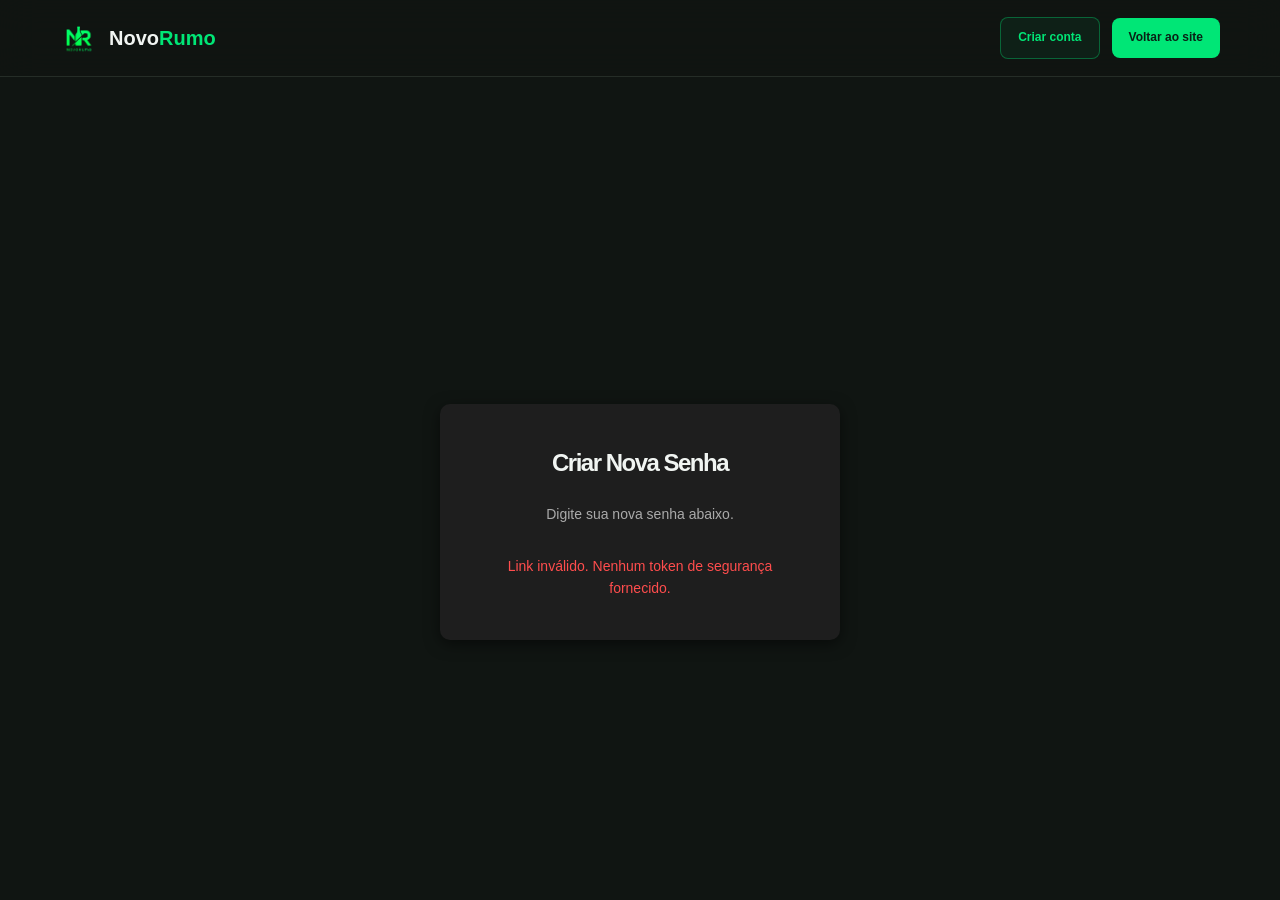
<file: pages/redefinir.html>
<!doctype html>
<html lang="pt-BR">
  <head>
    <meta charset="UTF-8" />
    <meta name="viewport" content="width=device-width, initial-scale=1.0" />
    <meta name="description" content="Entrar na sua conta NovoRumo." />
    <title>Entrar — NovoRumo</title>
    <link rel="preconnect" href="https://fonts.googleapis.com" />
    <link rel="preconnect" href="https://fonts.gstatic.com" crossorigin />
    <link
      href="https://fonts.googleapis.com/css2?family=Inter:wght@400;500;600;700;800&display=swap"
      rel="stylesheet"
    />
    <link rel="stylesheet" href="../css/style.css" />
    <link rel="stylesheet" href="../css/auth.css" />
  </head>
  <body class="auth-page">
    <header class="header">
      <nav class="navbar container">
        <a href="../index.html" class="logo">
          <span class="logo-icon"
            ><img src="../assets/images/novorumo.png" alt="NovoRumo"
          /></span>
          <span>Novo<span>Rumo</span></span>
        </a>
        <div class="nav-actions">
          <a href="cadastro.html" class="login-button">Criar conta</a>
          <a href="../index.html" class="nav-download">Voltar ao site</a>
        </div>
      </nav>
    </header>

    <main class="profile-page">
      <div
        style="
          background: #1e1e1e;
          padding: 40px;
          border-radius: 10px;
          width: 100%;
          max-width: 400px;
          text-align: center;
          box-shadow: 0 4px 15px rgba(0, 0, 0, 0.5);
        "
      >
        <h2 style="margin-bottom: 20px">Criar Nova Senha</h2>
        <p style="font-size: 14px; color: #aaa; margin-bottom: 30px">
          Digite sua nova senha abaixo.
        </p>

        <form id="formRedefinir">
          <input
            type="password"
            id="novaSenha"
            placeholder="Nova Senha"
            required
            style="
              width: 100%;
              padding: 12px;
              margin-bottom: 15px;
              border-radius: 5px;
              border: 1px solid #333;
              background: #2a2a2a;
              color: white;
              box-sizing: border-box;
            "
          />

          <input
            type="password"
            id="confirmarSenha"
            placeholder="Confirmar Nova Senha"
            required
            style="
              width: 100%;
              padding: 12px;
              margin-bottom: 25px;
              border-radius: 5px;
              border: 1px solid #333;
              background: #2a2a2a;
              color: white;
              box-sizing: border-box;
            "
          />

          <button
            type="submit"
            style="
              width: 100%;
              padding: 12px;
              background-color: #2b5cff;
              color: white;
              border: none;
              border-radius: 5px;
              font-weight: bold;
              cursor: pointer;
            "
          >
            Salvar Nova Senha
          </button>
        </form>

        <div id="mensagem" style="margin-top: 20px; font-size: 14px"></div>
      </div>
    </main>

    <script src="../js/cadastro.js"></script>

    <script>
      // 1. Pega os parâmetros da URL (tudo que vem depois do '?')
      const parametrosUrl = new URLSearchParams(window.location.search);
      const token = parametrosUrl.get("token");

      const mensagemDiv = document.getElementById("mensagem");

      // Se a pessoa abrir a página sem um token na URL, bloqueia o acesso
      if (!token) {
        mensagemDiv.innerHTML =
          "<span style='color: #ff4d4d;'>Link inválido. Nenhum token de segurança fornecido.</span>";
        document.getElementById("formRedefinir").style.display = "none";
      }

      // 2. Controla o envio do formulário
      document
        .getElementById("formRedefinir")
        .addEventListener("submit", (e) => {
          e.preventDefault();

          const novaSenha = document.getElementById("novaSenha").value;
          const confirmarSenha =
            document.getElementById("confirmarSenha").value;

          // Validação simples do front-end
          if (novaSenha !== confirmarSenha) {
            mensagemDiv.innerHTML =
              "<span style='color: #ff4d4d;'>As senhas não coincidem!</span>";
            return;
          }

          if (novaSenha.length < 6) {
            mensagemDiv.innerHTML =
              "<span style='color: #ff4d4d;'>A senha deve ter pelo menos 6 caracteres.</span>";
            return;
          }

          mensagemDiv.innerHTML =
            "<span style='color: #2b5cff;'>Salvando nova senha...</span>";

          // 3. Envia o token e a nova senha para o back-end (Lembre-se de ajustar o IP)
          fetch(
            "https://rasping-confidant-late.ngrok-free.dev/api/usuarios/salvar-nova-senha",
            {
              method: "POST",
              headers: { "Content-Type": "application/json" },
              body: JSON.stringify({ token: token, novaSenha: novaSenha }),
            },
          )
            .then((res) => res.json())
            .then((dados) => {
              if (dados.erro) {
                mensagemDiv.innerHTML = `<span style='color: #ff4d4d;'>${dados.erro}</span>`;
              } else {
                mensagemDiv.innerHTML = `<span style='color: #00cc66;'>${dados.mensagem} <br><br> <a href="login.html" style="color: #2b5cff; text-decoration: none;">Ir para o Login</a></span>`;
                document.getElementById("formRedefinir").style.display = "none";
              }
            })
            .catch((erro) => {
              console.error("Erro:", erro);
              mensagemDiv.innerHTML =
                "<span style='color: #ff4d4d;'>Erro ao conectar com o servidor.</span>";
            });
        });
    </script>
  </body>
</html>
</file>
<file: css/style.css>
* {
  margin: 0;
  padding: 0;
  box-sizing: border-box
}
:root {
  --bg: #101512;
  --panel: #1a241f;
  --green: #00e676;
  --green2: #9af0bd;
  --text: #f1f5f2;
  --muted: #a2afa7;
  --line: rgba(196,220,204,.12);
  --font: 'DM Sans',sans-serif;
  --display: 'Manrope',sans-serif
}
html {
  scroll-behavior: smooth;
  scroll-padding-top: 100px
}
body {
  font-family: var(--font);
  background: var(--bg);
  color: var(--text);
  overflow-x: hidden;
  line-height: 1.6
}
a {
  color: inherit;
  text-decoration: none
}
.container {
  width: min(1160px,calc(100% - 48px));
  margin: auto
}
.ambient {
  position: absolute;
  pointer-events: none;
  filter: blur(100px);
  opacity: .13;
  border-radius: 50%;
  z-index: -1
}
.ambient-one {
  width: 420px;
  height: 420px;
  background: #00e676;
  top: 80px;
  left: -260px
}
.ambient-two {
  width: 480px;
  height: 480px;
  background: #627a6b;
  top: 650px;
  right: -340px
}
.header {
  position: sticky;
  top: 0;
  z-index: 20;
  background: rgba(16,21,18,.88);
  backdrop-filter: blur(18px);
  border-bottom: 1px solid var(--line)
}
.navbar {
  height: 88px;
  display: flex;
  align-items: center;
  justify-content: space-between;
  gap: 28px
}
.brand {
  width: 178px;
  height: 72px;
  display: flex;
  align-items: center
}
.brand-mark {
  width: 100%;
  height: 100%;
  position: relative;
  display: flex;
  align-items: center
}
.brand-mark:before {
  content: '';
  position: absolute;
  width: 120px;
  height: 54px;
  left: 13px;
  top: 9px;
  background: var(--green);
  filter: blur(34px);
  opacity: .2
}
.brand-mark img {
  width: 100%;
  height: 100%;
  object-fit: contain;
  position: relative;
  filter: drop-shadow(0 0 13px rgba(0,230,118,.25))
}
.nav-links {
  display: flex;
  gap: 30px
}
.nav-links a,.login-link {
  font-size: 13px;
  color: #bdc8c0;
  transition: .2s
}
.nav-links a:hover,.login-link:hover {
  color: var(--green)
}
.nav-actions {
  display: flex;
  align-items: center;
  gap: 22px
}
.nav-cta {
  font-size: 13px;
  font-weight: 700;
  background: var(--green);
  color: #092015;
  padding: 12px 17px;
  border-radius: 8px;
  transition: .2s
}
.nav-cta:hover,.button-primary:hover {
  background: #70f5a8;
  transform: translateY(-2px)
}
.nav-cta span {
  margin-left: 12px
}
.mobile-menu-button,.mobile-menu {
  display: none
}
.hero {
  min-height: 660px;
  display: grid;
  grid-template-columns: 1fr 1.06fr;
  align-items: center;
  gap: 50px;
  padding-top: 65px;
  padding-bottom: 78px
}
.eyebrow {
  font-size: 10px;
  letter-spacing: 2px;
  font-weight: 700;
  color: var(--green2);
  display: inline-flex;
  align-items: center;
  gap: 10px
}
.pulse {
  width: 7px;
  height: 7px;
  border-radius: 50%;
  background: var(--green);
  box-shadow: 0 0 14px var(--green)
}
h1,h2,h3 {
  font-family: var(--display);
  letter-spacing: -1.5px
}
.hero h1 {
  font-size: clamp(52px,6vw,76px);
  line-height: 1.07;
  margin: 25px 0 22px
}
.hero h1 em,.section-intro h2 em,.band-copy h2 em,.partner-inner h2 em,.closing h2 em {
  font-style: normal;
  color: var(--green)
}
.hero-lead {
  max-width: 490px;
  color: var(--muted);
  font-size: 16px;
  line-height: 1.85
}
.hero-actions {
  display: flex;
  gap: 13px;
  align-items: center;
  margin-top: 32px
}
.button {
  display: inline-flex;
  align-items: center;
  justify-content: center;
  gap: 22px;
  padding: 15px 19px;
  border-radius: 8px;
  font-size: 13px;
  font-weight: 700;
  transition: .2s
}
.button-primary {
  background: var(--green);
  color: #082014
}
.button-quiet {
  border: 1px solid var(--line);
  color: #dce5df
}
.button-quiet:hover {
  border-color: var(--green);
  color: var(--green)
}
.hero-proof {
  display: flex;
  align-items: center;
  gap: 13px;
  margin-top: 48px
}
.proof-icon {
  width: 38px;
  height: 38px;
  border: 1px solid #00e67640;
  border-radius: 50%;
  display: grid;
  place-items: center;
  color: var(--green);
  font-size: 20px
}
.hero-proof p {
  font-size: 12px;
  line-height: 1.6
}
.hero-proof p span {
  color: var(--muted)
}
.hero-visual {
  position: relative;
  padding: 25px 0
}
.visual-halo {
  position: absolute;
  inset: 10% 0;
  background: radial-gradient(ellipse,rgba(0,230,118,.14),transparent 67%);
  filter: blur(25px)
}
.dashboard {
  position: relative;
  background: linear-gradient(145deg,#202c26,#151d19 75%);
  border: 1px solid #b1dcc030;
  border-radius: 18px;
  padding: 23px;
  box-shadow: 0 35px 90px #0008,0 0 45px #00e67612;
  transform: perspective(1200px) rotateY(-4deg)
}
.dash-top,.journey-head,.journey-progress>div:first-child,.dash-foot {
  display: flex;
  align-items: center;
  justify-content: space-between
}
.dash-kicker {
  font-size: 8px;
  letter-spacing: 1.6px;
  color: #8da196;
  font-weight: 700
}
.dash-top h3 {
  font-size: 21px;
  margin-top: 4px
}
.live {
  font-size: 8px;
  color: #a9b9ae;
  border: 1px solid var(--line);
  border-radius: 20px;
  padding: 7px 9px
}
.live i {
  display: inline-block;
  width: 6px;
  height: 6px;
  border-radius: 50%;
  background: var(--green);
  margin-right: 5px
}
.journey-card {
  background: #111914;
  border: 1px solid var(--line);
  border-radius: 12px;
  padding: 17px;
  margin-top: 20px
}
.journey-head {
  justify-content: flex-start;
  gap: 11px
}
.avatar {
  width: 35px;
  height: 35px;
  border-radius: 50%;
  background: #254b36;
  color: var(--green2);
  display: grid;
  place-items: center;
  font-weight: 700
}
.journey-head strong {
  font-size: 11px;
  display: block
}
.journey-head small,.streak small {
  display: block;
  font-size: 9px;
  color: #8f9d94
}
.status-pill {
  margin-left: auto;
  font-size: 8px;
  color: var(--green2);
  background: #173a27;
  padding: 5px 8px;
  border-radius: 20px
}
.journey-progress {
  margin-top: 19px
}
.journey-progress>div:first-child {
  font-size: 9px;
  color: #aebbb2
}
.journey-progress b {
  color: var(--green2)
}
.progress-track {
  height: 5px;
  background: #29372e;
  border-radius: 10px;
  margin-top: 9px;
  overflow: hidden
}
.progress-track span {
  display: block;
  width: 72%;
  height: 100%;
  background: linear-gradient(90deg,#00b85c,#8cf5b2);
  border-radius: 10px
}
.streak {
  display: flex;
  gap: 10px;
  align-items: center;
  margin-top: 17px;
  padding-top: 14px;
  border-top: 1px solid var(--line)
}
.streak>span {
  font-size: 21px;
  color: var(--green)
}
.streak b {
  font-size: 10px
}
.dash-bottom {
  display: grid;
  grid-template-columns: 1.1fr .9fr;
  gap: 12px;
  margin-top: 12px
}
.map-card,.message-card {
  background: #111914;
  border: 1px solid var(--line);
  border-radius: 12px;
  padding: 13px
}
.map-caption {
  display: flex;
  justify-content: space-between;
  color: #93a49a;
  font-size: 8px;
  letter-spacing: 1px
}
.map-caption b {
  color: var(--green);
  font-size: 14px
}
.map-art {
  height: 116px;
  margin-top: 8px;
  position: relative;
  overflow: hidden;
  border-radius: 7px;
  background-color: #1b2b23;
  background-image: linear-gradient(30deg,transparent 48%,#40584a 49%,#40584a 51%,transparent 52%),linear-gradient(110deg,transparent 45%,#354b3e 46%,#354b3e 49%,transparent 50%),linear-gradient(0deg,transparent 47%,#304538 48%,#304538 51%,transparent 52%);
  background-size: 100% 100%,100% 100%,55px 55px
}
.road {
  position: absolute;
  background: #70857955;
  border: 2px solid #8ba39533;
  border-left: 0;
  border-right: 0;
  height: 10px;
  width: 150%;
  transform: rotate(-25deg);
  left: -20px;
  top: 54px
}
.road-b {
  transform: rotate(53deg);
  top: 40px;
  left: 40px
}
.road-c {
  transform: rotate(4deg);
  top: 84px
}
.zone {
  position: absolute;
  border: 1px dashed #00e67699;
  background: #00e67612;
  border-radius: 50%
}
.zone-a {
  width: 75px;
  height: 60px;
  left: 20px;
  top: 18px
}
.zone-b {
  width: 65px;
  height: 52px;
  right: 22px;
  bottom: 4px
}
.map-pin {
  position: absolute;
  width: 19px;
  height: 19px;
  border-radius: 50% 50% 50% 0;
  transform: rotate(-45deg);
  background: var(--green);
  color: #092015;
  display: grid;
  place-items: center;
  font-size: 10px;
  box-shadow: 0 0 12px #00e67688
}
.pin-a {
  left: 45px;
  top: 30px
}
.pin-b {
  right: 49px;
  top: 52px;
  background: #d1e3d7
}
.pin-c {
  left: 56%;
  top: 12px;
  width: 11px;
  height: 11px
}
.map-note {
  font-size: 8px;
  color: #78877d;
  display: block;
  margin-top: 6px
}
.message-card {
  display: flex;
  flex-direction: column;
  align-items: flex-start
}
.message-symbol {
  color: var(--green);
  font-size: 22px;
  margin-bottom: 8px
}
.message-card p {
  font-family: var(--display);
  font-size: 13px;
  line-height: 1.6;
  margin-top: 13px;
  color: #e3ece6
}
.message-card small {
  font-size: 8px;
  color: #819087;
  margin-top: auto;
  padding-top: 8px
}
.dash-foot {
  font-size: 8px;
  color: #809087;
  margin-top: 15px
}
.dash-foot span:first-child {
  color: var(--green2)
}
.float-note {
  position: absolute;
  right: -23px;
  bottom: 1px;
  display: flex;
  align-items: center;
  gap: 10px;
  padding: 12px 15px;
  background: #26352c;
  border: 1px solid #5d8069;
  border-radius: 10px;
  box-shadow: 0 15px 40px #0007
}
.float-note>span {
  color: var(--green);
  font-size: 20px
}
.float-note b {
  font-size: 10px;
  display: block
}
.float-note small {
  font-size: 9px;
  color: #a5b5aa
}
.principles {
  border-top: 1px solid var(--line);
  border-bottom: 1px solid var(--line);
  background: #141b17
}
.principles-inner {
  min-height: 91px;
  display: flex;
  align-items: center;
  justify-content: space-between;
  gap: 20px
}
.principles-inner>span {
  font-size: 9px;
  letter-spacing: 1.6px;
  color: #829188;
  font-weight: 700
}
.principles-inner>div {
  display: flex;
  align-items: center;
  gap: 27px
}
.principles-inner b {
  font-size: 12px;
  color: #d4ded7
}
.principles-inner i {
  width: 4px;
  height: 4px;
  border-radius: 50%;
  background: var(--green)
}
.section {
  padding-top: 115px;
  padding-bottom: 120px
}
.section-intro {
  max-width: 660px
}
.section-intro h2,.band-copy h2,.partner-inner h2,.closing h2 {
  font-size: clamp(38px,4.5vw,55px);
  line-height: 1.15;
  margin: 20px 0
}
.section-intro>p,.band-copy>p,.partner-inner p {
  max-width: 560px;
  color: var(--muted);
  font-size: 14px;
  line-height: 1.9
}
.feature-grid {
  display: grid;
  grid-template-columns: repeat(3,1fr);
  gap: 15px;
  margin-top: 55px
}
.feature-card {
  min-height: 280px;
  padding: 27px;
  background: linear-gradient(145deg,#1b2620,#151d19);
  border: 1px solid var(--line);
  border-radius: 13px;
  transition: .25s
}
.feature-card:hover {
  transform: translateY(-5px);
  border-color: #00e67655
}
.feature-card.featured {
  background: linear-gradient(145deg,#1c3828,#17231c);
  border-color: #00e67642
}
.feature-icon {
  width: 44px;
  height: 44px;
  border-radius: 11px;
  background: #1c3928;
  color: var(--green);
  display: grid;
  place-items: center;
  font-size: 22px;
  margin-bottom: 27px
}
.card-index {
  font-size: 8px;
  letter-spacing: 1.4px;
  color: #8fa096
}
.feature-card h3 {
  font-size: 21px;
  margin: 12px 0
}
.feature-card p {
  font-size: 12px;
  color: var(--muted);
  line-height: 1.85
}
.dark-band {
  background: #151e19;
  border-top: 1px solid var(--line);
  border-bottom: 1px solid var(--line);
  padding: 110px 0
}
.band-grid {
  display: grid;
  grid-template-columns: .9fr 1.1fr;
  gap: 100px
}
.band-copy h2 {
  font-size: 46px
}
.text-link {
  display: inline-flex;
  gap: 20px;
  color: var(--green2);
  font-size: 12px;
  font-weight: 700;
  margin-top: 28px
}
.resource-list {
  border-top: 1px solid var(--line)
}
.resource-row {
  display: grid;
  grid-template-columns: 40px 1fr 20px;
  gap: 13px;
  padding: 21px 0;
  border-bottom: 1px solid var(--line);
  align-items: start
}
.resource-number {
  font-size: 10px;
  color: var(--green)
}
.resource-row h3 {
  font-size: 16px;
  letter-spacing: -.3px
}
.resource-row p {
  font-size: 11px;
  color: var(--muted);
  margin-top: 5px;
  line-height: 1.7
}
.resource-arrow {
  color: #728178
}
.audience-section {
  padding-bottom: 110px
}
.audience-grid {
  display: grid;
  grid-template-columns: repeat(3,1fr);
  gap: 35px;
  margin-top: 53px
}
.audience-item {
  border-top: 1px solid #526158;
  padding-top: 20px
}
.audience-item>span {
  color: var(--green);
  font-size: 10px
}
.audience-item h3 {
  font-size: 19px;
  margin: 17px 0 9px
}
.audience-item p {
  font-size: 12px;
  color: var(--muted);
  line-height: 1.8
}
.partner-section {
  background: linear-gradient(110deg,#1c3828,#17231c 65%,#19231d);
  border-top: 1px solid #31523d;
  border-bottom: 1px solid #31523d;
  padding: 85px 0
}
.partner-inner {
  display: grid;
  grid-template-columns: 1fr auto;
  align-items: center;
  gap: 50px
}
.partner-inner h2 {
  max-width: 650px
}
.partner-inner p {
  max-width: 610px
}
.partner-action {
  display: flex;
  flex-direction: column;
  align-items: flex-start;
  gap: 13px
}
.partner-action small {
  font-size: 9px;
  color: #9aaca0;
  max-width: 210px;
  line-height: 1.6
}
.closing {
  text-align: center;
  padding-top: 100px;
  padding-bottom: 100px
}
.closing-mark {
  width: 45px;
  height: 45px;
  border: 1px solid #2e6545;
  border-radius: 50%;
  display: grid;
  place-items: center;
  color: var(--green);
  font-size: 22px;
  margin: 0 auto 20px
}
.closing h2 {
  font-size: 43px
}
.closing p {
  color: var(--muted);
  font-size: 13px
}
.closing .text-link {
  margin-top: 24px
}
.footer {
  border-top: 1px solid var(--line);
  background: #0d120f
}
.footer-inner {
  min-height: 105px;
  display: flex;
  align-items: center;
  justify-content: space-between;
  gap: 20px
}
.footer-brand {
  width: 125px;
  height: 65px;
  display: block
}
.footer-brand img {
  width: 100%;
  height: 100%;
  object-fit: contain;
  filter: drop-shadow(0 0 9px #00e67622)
}
.footer p,.footer span {
  font-size: 10px;
  color: #829087
}
.reveal {
  opacity: 0;
  transform: translateY(22px);
  transition: opacity .7s ease,transform .7s ease
}
.reveal.visible {
  opacity: 1;
  transform: translateY(0)
}
@media(max-width:950px) {
  .nav-links {
    gap: 16px
  }
  .nav-links a {
    font-size: 11px
  }
  .nav-actions {
    gap: 12px
  }
  .hero {
    gap: 25px
  }
  .dashboard {
    padding: 16px
  }
  .float-note {
    right: -8px
  }
  .band-grid {
    gap: 45px
  }
}
@media(max-width:760px) {
  .container {
    width: min(100% - 36px,560px)
  }
  .navbar {
    height: 76px
  }
  .brand {
    width: 145px;
    height: 65px
  }
  .nav-links,.nav-actions {
    display: none
  }
  .mobile-menu-button {
    display: flex;
    flex-direction: column;
    gap: 5px;
    border: 0;
    background: transparent;
    padding: 10px
  }
  .mobile-menu-button span {
    width: 23px;
    height: 2px;
    background: #dce7df;
    border-radius: 2px
  }
  .mobile-menu {
    position: absolute;
    top: 76px;
    left: 0;
    width: 100%;
    padding: 12px 22px 22px;
    background: #141c17;
    border-bottom: 1px solid var(--line);
    flex-direction: column;
    gap: 0
  }
  .mobile-menu.active {
    display: flex
  }
  .mobile-menu a {
    padding: 12px 0;
    color: #c4d0c8;
    font-size: 13px;
    border-bottom: 1px solid var(--line)
  }
  .hero {
    grid-template-columns: 1fr;
    padding-top: 60px;
    padding-bottom: 65px;
    gap: 20px
  }
  .hero h1 {
    font-size: 58px
  }
  .hero-lead {
    font-size: 14px
  }
  .hero-proof {
    margin-top: 32px
  }
  .hero-visual {
    margin: 0 7px
  }
  .dashboard {
    transform: none
  }
  .float-note {
    right: -8px;
    bottom: -18px
  }
  .principles-inner {
    padding: 22px 0;
    align-items: flex-start;
    flex-direction: column
  }
  .principles-inner>div {
    gap: 12px;
    flex-wrap: wrap
  }
  .principles-inner b {
    font-size: 10px
  }
  .section {
    padding-top: 80px;
    padding-bottom: 85px
  }
  .section-intro h2,.band-copy h2,.partner-inner h2 {
    font-size: 39px
  }
  .feature-grid,.audience-grid {
    grid-template-columns: 1fr;
    gap: 12px;
    margin-top: 35px
  }
  .feature-card {
    min-height: 0
  }
  .dark-band {
    padding: 80px 0
  }
  .band-grid {
    grid-template-columns: 1fr;
    gap: 40px
  }
  .audience-grid {
    gap: 25px
  }
  .partner-section {
    padding: 70px 0
  }
  .partner-inner {
    grid-template-columns: 1fr;
    gap: 25px
  }
  .closing h2 {
    font-size: 35px
  }
  .footer-inner {
    padding: 20px 0;
    flex-wrap: wrap;
    justify-content: center;
    text-align: center
  }
  .footer-brand {
    width: 110px;
    height: 58px
  }
  .footer p {
    width: 100%;
    order: 3
  }
  .footer span {
    width: 100%
  }
}
@media(max-width:420px) {
  .hero h1 {
    font-size: 49px
  }
  .hero-actions {
    align-items: stretch;
    flex-direction: column
  }
  .button {
    width: 100%
  }
  .dash-bottom {
    grid-template-columns: 1fr
  }
  .map-art {
    height: 100px
  }
  .message-card {
    min-height: 155px
  }
  .live {
    font-size: 7px
  }
  .dashboard {
    padding: 13px
  }
  .journey-card {
    padding: 13px
  }
  .section-intro h2,.band-copy h2,.partner-inner h2 {
    font-size: 34px
  }
}
@media(prefers-reduced-motion:reduce) {
  html {
    scroll-behavior: auto
  }
  .reveal {
    opacity: 1;
    transform: none;
    transition: none
  }
  * {
    transition: none!important
  }
}
/* Dados e gráficos baseados em pesquisas nacionais */ .stats-section {
  padding: 112px 0 120px;
  background: linear-gradient(180deg,#111914,#151e19 55%,#111914);
  border-top: 1px solid var(--line);
  border-bottom: 1px solid var(--line)
}
.stats-heading {
  max-width: 700px
}
.stats-heading h2 {
  font: 700 clamp(38px,4.5vw,55px)/1.15 var(--display);
  letter-spacing: -1.5px;
  margin: 20px 0
}
.stats-heading h2 em {
  font-style: normal;
  color: var(--green)
}
.stats-heading>p {
  max-width: 620px;
  color: var(--muted);
  font-size: 14px;
  line-height: 1.9
}
.stats-callout {
  display: flex;
  align-items: flex-start;
  gap: 15px;
  padding: 20px;
  margin: 35px 0 30px;
  border: 1px solid #45614d;
  background: #1a2b20;
  border-radius: 12px
}
.callout-mark {
  width: 29px;
  height: 29px;
  flex: 0 0 29px;
  border: 1px solid #7cb991;
  border-radius: 50%;
  display: grid;
  place-items: center;
  color: var(--green2);
  font-weight: 700
}
.stats-callout strong {
  font-size: 13px
}
.stats-callout p {
  font-size: 11px;
  color: #aebdb3;
  margin-top: 4px;
  line-height: 1.7
}
.chart-block {
  background: #18221c;
  border: 1px solid var(--line);
  border-radius: 16px;
  padding: 28px;
  margin-top: 22px
}
.chart-title {
  display: flex;
  justify-content: space-between;
  gap: 20px;
  align-items: flex-start
}
.chart-kicker {
  font-size: 9px;
  letter-spacing: 1.5px;
  color: var(--green2);
  font-weight: 700
}
.chart-title h3 {
  font-size: 23px;
  letter-spacing: -.7px;
  margin-top: 7px
}
.chart-tag {
  font-size: 9px;
  color: #b7c7bc;
  background: #24352a;
  border: 1px solid #36513e;
  padding: 7px 10px;
  border-radius: 20px;
  white-space: nowrap
}
.chart-description {
  font-size: 12px;
  color: var(--muted);
  line-height: 1.7;
  margin: 12px 0 22px;
  max-width: 720px
}
.legend,.trend-legend {
  display: flex;
  gap: 22px;
  flex-wrap: wrap;
  margin: 15px 0 23px;
  font-size: 10px;
  color: #b7c5bb
}
.legend span,.trend-legend span {
  display: flex;
  align-items: center;
  gap: 7px
}
.legend i,.trend-legend i {
  width: 9px;
  height: 9px;
  border-radius: 3px;
  display: inline-block
}
.legend-teen {
  background: #00e676
}
.legend-adult {
  background: #91a39a
}
.compare-chart {
  display: grid;
  gap: 19px
}
.compare-row {
  display: grid;
  grid-template-columns: 1fr 1fr;
  gap: 8px 28px;
  border-top: 1px solid var(--line);
  padding-top: 13px
}
.compare-label {
  grid-column: 1/-1;
  display: flex;
  justify-content: space-between;
  gap: 10px;
  align-items: baseline
}
.compare-label strong {
  font-size: 12px
}
.compare-label small {
  font-size: 9px;
  color: #8f9d94;
  text-align: right
}
.bar-line {
  height: 22px;
  display: flex;
  align-items: center;
  gap: 9px
}
.bar-line .bar {
  height: 10px;
  min-width: 2px;
  border-radius: 0 8px 8px 0;
  display: block;
  max-width: calc(100% - 45px)
}
.bar.teen {
  background: linear-gradient(90deg,#00a94f,#00e676)
}
.bar.adult {
  background: linear-gradient(90deg,#637a6d,#a5b5aa)
}
.bar-line b {
  font-size: 10px;
  white-space: nowrap;
  color: #e1e9e3
}
.chart-note {
  font-size: 10px;
  color: #89988e;
  line-height: 1.7;
  margin: 22px 0 12px
}
.source-link {
  display: inline-block;
  font-size: 10px;
  color: var(--green2);
  margin: 5px 16px 0 0;
  text-decoration: underline;
  text-decoration-color: #00e67655;
  text-underline-offset: 3px
}
.source-link:hover {
  color: #fff
}
.trend-grid {
  display: grid;
  grid-template-columns: 1fr 1fr;
  gap: 12px
}
.trend-card {
  background: #111914;
  border: 1px solid var(--line);
  border-radius: 10px;
  padding: 17px
}
.trend-name {
  font-size: 11px;
  font-weight: 600;
  line-height: 1.5;
  min-height: 34px;
  display: block
}
.trend-values {
  display: flex;
  align-items: baseline;
  gap: 7px;
  margin: 13px 0 10px
}
.trend-values b {
  font: 700 18px var(--display);
  color: #e6eee8
}
.trend-values span {
  font-size: 9px;
  color: #849289
}
.trend-values i {
  font-style: normal;
  color: var(--green);
  font-size: 13px;
  margin: 0 3px
}
.trend-values .trend-up {
  color: var(--green)
}
.trend-bars {
  height: 8px;
  background: #26352c;
  border-radius: 10px;
  overflow: hidden;
  display: flex;
  margin-bottom: 8px
}
.trend-bars span:first-child {
  height: 100%;
  background: #81948a
}
.trend-bars span:last-child {
  height: 100%;
  background: #00d96d
}
.trend-bars.down span:first-child {
  background: #71847a
}
.trend-bars.down span:last-child {
  background: #00d96d
}
.trend-caption {
  font-size: 9px;
  color: #91a096
}
.trend-legend {
  margin: 15px 0 0
}
.legend-2019 {
  background: #81948a
}
.legend-2024 {
  background: #00d96d
}
.impact-strip {
  display: grid;
  grid-template-columns: 1fr 1fr;
  gap: 20px;
  margin-top: 25px;
  padding: 25px;
  background: #1d2d23;
  border: 1px solid #345640;
  border-radius: 13px
}
.impact-number {
  font: 800 29px var(--display);
  letter-spacing: -1px;
  color: var(--green)
}
.impact-strip p {
  font-size: 11px;
  color: #b0beb5;
  line-height: 1.7;
  margin-top: 5px
}
.impact-strip>a {
  grid-column: 1/-1;
  color: var(--green2);
  font-size: 10px;
  text-decoration: underline;
  text-underline-offset: 3px
}
.stats-footer-note {
  font-size: 10px;
  color: #829087;
  line-height: 1.8;
  margin-top: 22px;
  max-width: 950px
}
@media(max-width:760px) {
  .stats-section {
    padding: 80px 0
  }
  .chart-block {
    padding: 18px
  }
  .chart-title h3 {
    font-size: 19px
  }
  .compare-row {
    gap: 7px 14px
  }
  .compare-label {
    align-items: flex-start;
    flex-direction: column;
    gap: 2px
  }
  .compare-label small {
    text-align: left
  }
  .trend-grid {
    grid-template-columns: 1fr
  }
  .impact-strip {
    grid-template-columns: 1fr
  }
  .impact-strip>a {
    grid-column: auto
  }
}
</file>
<file: css/auth.css>
/* ========================================
   LOGIN E CADASTRO - NOVORUMO
======================================== */

.auth-page {
    min-height: 100vh;
    display: flex;
    flex-direction: column;
    background: var(--bg);
}

.auth-page .header {
    position: relative;
    width: 100%;
    flex-shrink: 0;
}

.auth-page .navbar {
    height: 76px;
}

/* Logo do cabeçalho */

.auth-page .logo {
    display: flex;
    align-items: center;
    gap: 11px;
    color: var(--text);
    font-family: var(--display);
    font-size: 20px;
    font-weight: 800;
    white-space: nowrap;
}

.auth-page .logo-icon {
    width: 38px;
    height: 38px;
    flex: 0 0 38px;
    display: flex;
    align-items: center;
    justify-content: center;
    overflow: hidden;
}

.auth-page .logo-icon img {
    width: 100%;
    height: 100%;
    object-fit: contain;
}

.auth-page .logo > span:last-child > span {
    color: var(--green);
}

/* Botões do cabeçalho */

.auth-page .nav-actions {
    display: flex;
    align-items: center;
    gap: 12px;
}

.auth-page .login-button,
.auth-page .nav-download {
    display: inline-flex;
    align-items: center;
    justify-content: center;
    padding: 10px 17px;
    border-radius: 8px;
    font-family: var(--font);
    font-size: 12px;
    font-weight: 700;
    transition: .2s ease;
}

.auth-page .login-button {
    color: var(--green);
    border: 1px solid rgba(0, 230, 118, .35);
    background: rgba(0, 230, 118, .06);
}

.auth-page .login-button:hover {
    background: rgba(0, 230, 118, .13);
    border-color: var(--green);
}

.auth-page .nav-download {
    background: var(--green);
    color: #092015;
}

.auth-page .nav-download:hover {
    background: #70f5a8;
    transform: translateY(-2px);
}

/* Área principal */

.auth-main {
    flex: 1;
    display: grid;
    place-items: center;
    padding: 55px 20px;
}

.auth-modal {
    width: min(430px, 100%);
    background: linear-gradient(145deg, #19231d, #111914);
    border: 1px solid var(--line);
    border-radius: 20px;
    padding: 35px;
    position: relative;
    box-shadow: 0 25px 80px rgba(0, 0, 0, .35);
}

/* Logo dentro do formulário */

.auth-logo {
    width: 70px;
    height: 70px;
    margin-bottom: 23px;
    display: flex;
    align-items: center;
    justify-content: flex-start;
    overflow: hidden;
    background: transparent;
}

.auth-logo img {
    width: 100%;
    height: 100%;
    object-fit: contain;
    display: block;
}

/* Títulos */

.auth-heading h2 {
    font-family: var(--display);
    font-size: 25px;
    letter-spacing: -.7px;
    color: var(--text);
    margin-bottom: 7px;
}

.auth-heading p {
    color: var(--muted);
    font-size: 12px;
    margin-bottom: 27px;
}

/* Formulário */

.auth-form {
    display: flex;
    flex-direction: column;
    gap: 17px;
}

.auth-form > label:not(.terms) {
    display: flex;
    flex-direction: column;
    gap: 8px;
    font-size: 12px;
    font-weight: 600;
    color: #c4d0c8;
}

.auth-form input[type="email"],
.auth-form input[type="password"],
.auth-form input[type="text"] {
    width: 100%;
    min-width: 0;
    border: 1px solid var(--line);
    background: #0d1510;
    color: var(--text);
    border-radius: 9px;
    padding: 13px 14px;
    outline: none;
    font-family: var(--font);
    font-size: 13px;
    transition: .2s;
}

.auth-form input::placeholder {
    color: #65736a;
}

.auth-form input:focus {
    border-color: var(--green);
    box-shadow: 0 0 0 3px rgba(0, 230, 118, .08);
}

/* Opções e termos */

.form-options {
    display: flex;
    justify-content: space-between;
    align-items: center;
    gap: 10px;
}

.form-options a {
    color: var(--green2);
    font-size: 11px;
}

.remember,
.terms {
    display: flex !important;
    flex-direction: row !important;
    align-items: center;
    gap: 8px !important;
    font-size: 11px !important;
    color: var(--muted) !important;
}

.remember input,
.terms input {
    accent-color: var(--green);
    cursor: pointer;
}

.terms {
    margin-top: 2px;
}

/* Botão principal */

.auth-submit {
    width: 100%;
    border: none;
    background: var(--green);
    color: #082014;
    border-radius: 9px;
    padding: 14px;
    font-family: var(--font);
    font-size: 13px;
    font-weight: 800;
    transition: .2s;
    cursor: pointer;
}

.auth-submit:hover {
    background: #70f5a8;
    transform: translateY(-2px);
    box-shadow: 0 10px 30px rgba(0, 230, 118, .15);
}

/* Links inferiores */

.auth-switch {
    margin-top: 23px;
    padding-top: 20px;
    border-top: 1px solid var(--line);
    color: var(--muted);
    font-size: 12px;
    text-align: center;
}

.auth-switch a {
    color: var(--green);
    font-weight: 700;
    margin-left: 4px;
}

.auth-back {
    display: inline-flex;
    margin-top: 20px;
    color: var(--muted);
    font-size: 11px;
    transition: .2s;
}

.auth-back:hover {
    color: var(--green);
}

/* Notificações */

.auth-page .toast {
    position: fixed;
    left: 24px;
    bottom: 24px;
    z-index: 1000;
    display: none;
    align-items: center;
    gap: 12px;
    max-width: min(380px, calc(100% - 40px));
    padding: 15px 20px;
    background: #1a2820;
    border: 1px solid rgba(0, 230, 118, .3);
    border-radius: 12px;
    box-shadow: 0 12px 35px rgba(0, 0, 0, .35);
}

.auth-page .toast.show {
    display: flex;
    animation: toastAppear .25s ease;
}

.auth-page .toast > span {
    color: var(--green);
    font-size: 18px;
    font-weight: 800;
}

.auth-page .toast p {
    color: var(--text);
    font-size: 12px;
    line-height: 1.5;
}

@keyframes toastAppear {
    from {
        opacity: 0;
        transform: translateY(10px);
    }
    to {
        opacity: 1;
        transform: translateY(0);
    }
}

/* ========================================
   PERFIL
======================================== */

.profile-page {
    min-height: calc(100vh - 80px);
    display: flex;
    align-items: center;
    justify-content: center;
    padding: 120px 20px 50px;
}

.profile-card {
    width: 100%;
    max-width: 410px;
    padding: 38px 34px;
    text-align: center;
    background: rgba(13, 20, 16, .92);
    border: 1px solid var(--line);
    border-radius: 22px;
    box-shadow: 0 24px 70px rgba(0, 0, 0, .38);
    animation: profileAppear .55s ease;
}

.profile-heading p {
    margin: 0 0 8px;
    color: var(--green);
    font-size: 10px;
    font-weight: 800;
    letter-spacing: 1.5px;
}

.profile-heading h1 {
    margin: 0;
    color: var(--text);
    font-size: 27px;
}

.profile-heading > span {
    display: block;
    margin-top: 9px;
    color: var(--muted);
    font-size: 11px;
}

.profile-image-container {
    display: flex;
    justify-content: center;
    margin: 30px 0 18px;
}

.profile-image {
    width: 118px;
    height: 118px;
    object-fit: cover;
    border-radius: 50%;
    border: 3px solid var(--green);
    background: #0a100c;
    box-shadow: 0 0 28px rgba(0, 230, 118, .16);
}

.profile-card h2 {
    margin: 0;
    color: var(--text);
    font-size: 22px;
}

.profile-email {
    margin: 9px 0 0;
    color: var(--muted);
    font-size: 12px;
    word-break: break-word;
}

.account-status {
    display: inline-flex;
    align-items: center;
    justify-content: center;
    gap: 8px;
    margin: 24px 0 28px;
    padding: 10px 16px;
    border: 1px solid rgba(0, 230, 118, .18);
    border-radius: 999px;
    background: rgba(0, 230, 118, .07);
    color: var(--green);
    font-size: 11px;
    font-weight: 700;
}

.status-dot {
    width: 8px;
    height: 8px;
    border-radius: 50%;
    background: var(--green);
    box-shadow: 0 0 10px rgba(0, 230, 118, .8);
}

.logout-button {
    width: 100%;
    padding: 13px;
    border: 1px solid rgba(255, 255, 255, .14);
    border-radius: 10px;
    background: transparent;
    color: var(--text);
    font-family: inherit;
    font-size: 12px;
    font-weight: 700;
    cursor: pointer;
    transition: .2s;
}

.logout-button:hover {
    color: var(--green);
    border-color: rgba(0, 230, 118, .5);
    background: rgba(0, 230, 118, .06);
    transform: translateY(-2px);
}

@keyframes profileAppear {
    from {
        opacity: 0;
        transform: translateY(18px);
    }
    to {
        opacity: 1;
        transform: translateY(0);
    }
}

/* Responsividade */

@media (max-width: 650px) {
    .auth-page .navbar {
        height: 70px;
    }

    .auth-page .logo {
        font-size: 17px;
        gap: 7px;
    }

    .auth-page .logo-icon {
        width: 32px;
        height: 32px;
        flex-basis: 32px;
    }

    .auth-page .nav-actions {
        gap: 7px;
    }

    .auth-page .login-button,
    .auth-page .nav-download {
        padding: 9px 10px;
        font-size: 10px;
    }

    .auth-main {
        padding: 40px 14px;
    }

    .auth-modal {
        padding: 25px;
    }

    .auth-page .toast {
        left: 14px;
        bottom: 14px;
    }
}

@media (max-width: 480px) {
    .profile-page {
        padding: 105px 14px 35px;
    }

    .profile-card {
        padding: 30px 22px;
    }
}
</file>
